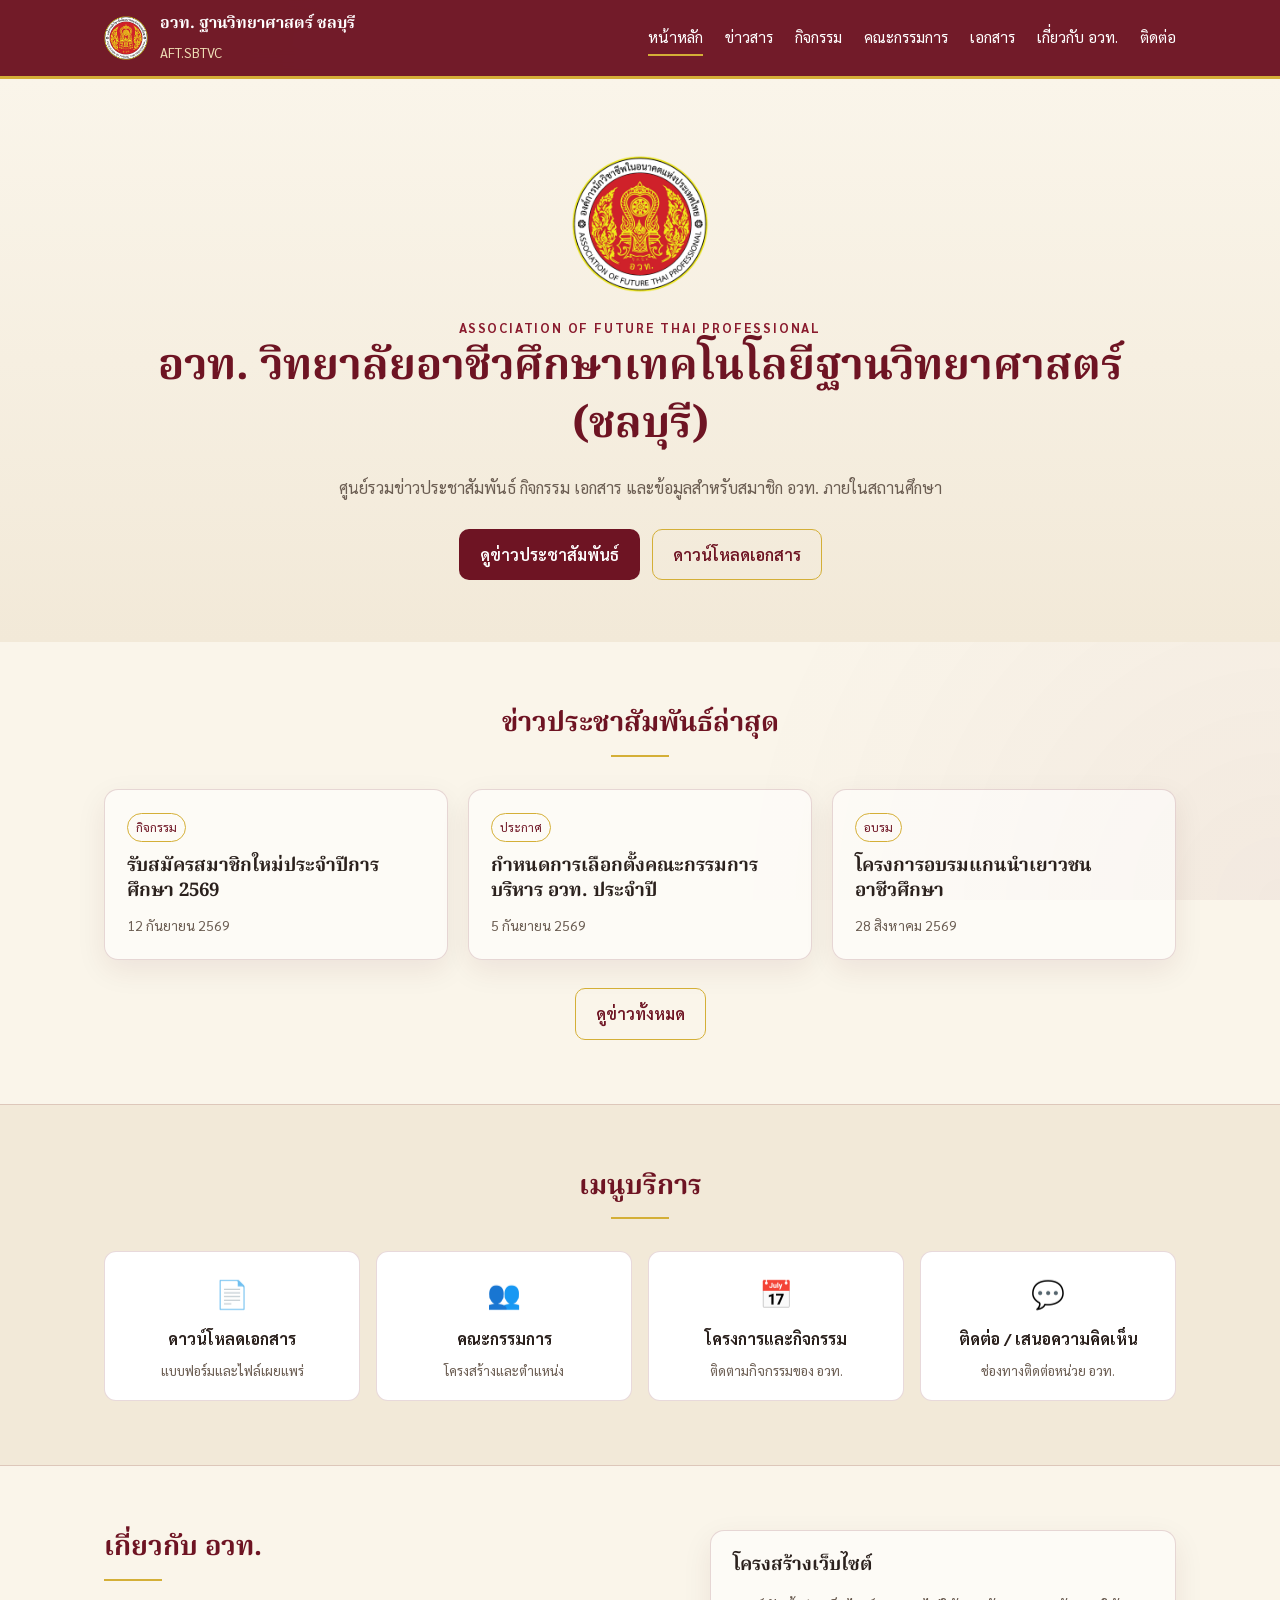
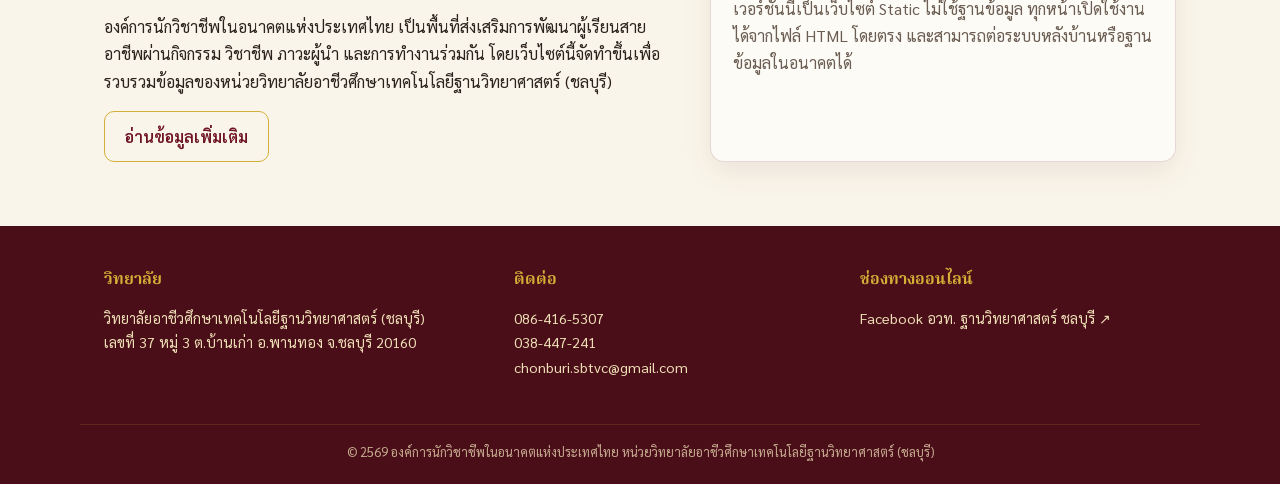
<file: index.html>
<!DOCTYPE html>
<html lang="th">
<head>
<meta charset="UTF-8">
<meta name="viewport" content="width=device-width, initial-scale=1.0">
<title>หน้าหลัก | อวท. ฐานวิทยาศาสตร์ ชลบุรี</title>
<meta name="description" content="ข่าวสาร กิจกรรม เอกสาร และข้อมูลขององค์การนักวิชาชีพในอนาคตแห่งประเทศไทย หน่วยวิทยาลัยอาชีวศึกษาเทคโนโลยีฐานวิทยาศาสตร์ ชลบุรี">
<meta name="theme-color" content="#6e1423">
<meta property="og:title" content="หน้าหลัก | อวท. ฐานวิทยาศาสตร์ ชลบุรี">
<meta property="og:description" content="ข่าวสาร กิจกรรม เอกสาร และข้อมูลขององค์การนักวิชาชีพในอนาคตแห่งประเทศไทย หน่วยวิทยาลัยอาชีวศึกษาเทคโนโลยีฐานวิทยาศาสตร์ ชลบุรี">
<meta property="og:type" content="website">
<link rel="icon" href="assets/aft_seal.png">
<link rel="preconnect" href="https://fonts.googleapis.com">
<link rel="preconnect" href="https://fonts.gstatic.com" crossorigin>
<link href="https://fonts.googleapis.com/css2?family=Noto+Serif+Thai:wght@400;500;600;700&family=Sarabun:wght@300;400;500;600;700&display=swap" rel="stylesheet">
<link rel="stylesheet" href="css/style.css">
<script src="js/main.js" defer></script>
</head>
<body>
<a class="skip-link" href="#main">ข้ามไปยังเนื้อหา</a>
<header class="site-header">
  <div class="nav-row">
    <a class="brand" href="index.html" aria-label="กลับหน้าหลัก">
      <img src="assets/aft_seal.png" alt="ตราสัญลักษณ์ อวท.">
      <span><strong>อวท. ฐานวิทยาศาสตร์ ชลบุรี</strong><small>AFT.SBTVC</small></span>
    </a>
    <button class="nav-toggle" type="button" aria-label="เปิดเมนู" aria-expanded="false">☰</button>
    <nav class="nav" aria-label="เมนูหลัก"><a href="index.html" class="active">หน้าหลัก</a><a href="news.html" class="">ข่าวสาร</a><a href="activities.html" class="">กิจกรรม</a><a href="committee.html" class="">คณะกรรมการ</a><a href="documents.html" class="">เอกสาร</a><a href="about.html" class="">เกี่ยวกับ อวท.</a><a href="contact.html" class="">ติดต่อ</a></nav>
  </div>
</header>
<main id="main">
<section class="hero"><div class="wrap"><img class="hero-logo" src="assets/aft_seal.png" alt="ตราสัญลักษณ์องค์การนักวิชาชีพในอนาคตแห่งประเทศไทย"><div class="kicker">ASSOCIATION OF FUTURE THAI PROFESSIONAL</div><h1>อวท. วิทยาลัยอาชีวศึกษาเทคโนโลยีฐานวิทยาศาสตร์ (ชลบุรี)</h1><p>ศูนย์รวมข่าวประชาสัมพันธ์ กิจกรรม เอกสาร และข้อมูลสำหรับสมาชิก อวท. ภายในสถานศึกษา</p><div class="cta"><a class="btn btn-primary" href="news.html">ดูข่าวประชาสัมพันธ์</a><a class="btn btn-outline" href="documents.html">ดาวน์โหลดเอกสาร</a></div></div></section>
<section class="section"><div class="wrap"><div class="section-head"><h2>ข่าวประชาสัมพันธ์ล่าสุด</h2><div class="rule"></div></div><div class="grid-3">
<article class="card"><span class="tag">กิจกรรม</span><h3>รับสมัครสมาชิกใหม่ประจำปีการศึกษา 2569</h3><div class="meta">12 กันยายน 2569</div></article>
<article class="card"><span class="tag">ประกาศ</span><h3>กำหนดการเลือกตั้งคณะกรรมการบริหาร อวท. ประจำปี</h3><div class="meta">5 กันยายน 2569</div></article>
<article class="card"><span class="tag">อบรม</span><h3>โครงการอบรมแกนนำเยาวชนอาชีวศึกษา</h3><div class="meta">28 สิงหาคม 2569</div></article>
</div><div class="cta"><a class="btn btn-outline" href="news.html">ดูข่าวทั้งหมด</a></div></div></section>
<section class="section alt"><div class="wrap"><div class="section-head"><h2>เมนูบริการ</h2><div class="rule"></div></div><div class="grid-4">
<a class="service" href="documents.html"><span class="icon">📄</span><strong>ดาวน์โหลดเอกสาร</strong><small>แบบฟอร์มและไฟล์เผยแพร่</small></a>
<a class="service" href="committee.html"><span class="icon">👥</span><strong>คณะกรรมการ</strong><small>โครงสร้างและตำแหน่ง</small></a>
<a class="service" href="activities.html"><span class="icon">📅</span><strong>โครงการและกิจกรรม</strong><small>ติดตามกิจกรรมของ อวท.</small></a>
<a class="service" href="contact.html"><span class="icon">💬</span><strong>ติดต่อ / เสนอความคิดเห็น</strong><small>ช่องทางติดต่อหน่วย อวท.</small></a>
</div></div></section>
<section class="section"><div class="wrap split"><div><div class="section-head" style="text-align:left"><h2>เกี่ยวกับ อวท.</h2><div class="rule" style="margin-left:0"></div></div><p>องค์การนักวิชาชีพในอนาคตแห่งประเทศไทย เป็นพื้นที่ส่งเสริมการพัฒนาผู้เรียนสายอาชีพผ่านกิจกรรม วิชาชีพ ภาวะผู้นำ และการทำงานร่วมกัน โดยเว็บไซต์นี้จัดทำขึ้นเพื่อรวบรวมข้อมูลของหน่วยวิทยาลัยอาชีวศึกษาเทคโนโลยีฐานวิทยาศาสตร์ (ชลบุรี)</p><a class="btn btn-outline" href="about.html">อ่านข้อมูลเพิ่มเติม</a></div><div class="card"><h3>โครงสร้างเว็บไซต์</h3><p class="muted">เวอร์ชันนี้เป็นเว็บไซต์ Static ไม่ใช้ฐานข้อมูล ทุกหน้าเปิดใช้งานได้จากไฟล์ HTML โดยตรง และสามารถต่อระบบหลังบ้านหรือฐานข้อมูลในอนาคตได้</p></div></div></section>
</main>
<footer class="site-footer">
  <div class="wrap footer-grid">
    <section><h4>วิทยาลัย</h4><p>วิทยาลัยอาชีวศึกษาเทคโนโลยีฐานวิทยาศาสตร์ (ชลบุรี)<br>เลขที่ 37 หมู่ 3 ต.บ้านเก่า อ.พานทอง จ.ชลบุรี 20160</p></section>
    <section><h4>ติดต่อ</h4><p><a href="tel:0864165307">086-416-5307</a><br><a href="tel:038447241">038-447-241</a><br><a href="mailto:chonburi.sbtvc@gmail.com">chonburi.sbtvc@gmail.com</a></p></section>
    <section><h4>ช่องทางออนไลน์</h4><p><a href="https://www.facebook.com/AFTP.SCI.BASED?locale=th_TH" target="_blank" rel="noopener">Facebook อวท. ฐานวิทยาศาสตร์ ชลบุรี ↗</a></p></section>
  </div>
  <div class="wrap footer-bottom">© <span data-year></span> องค์การนักวิชาชีพในอนาคตแห่งประเทศไทย หน่วยวิทยาลัยอาชีวศึกษาเทคโนโลยีฐานวิทยาศาสตร์ (ชลบุรี)</div>
</footer>
</body></html>
</file>
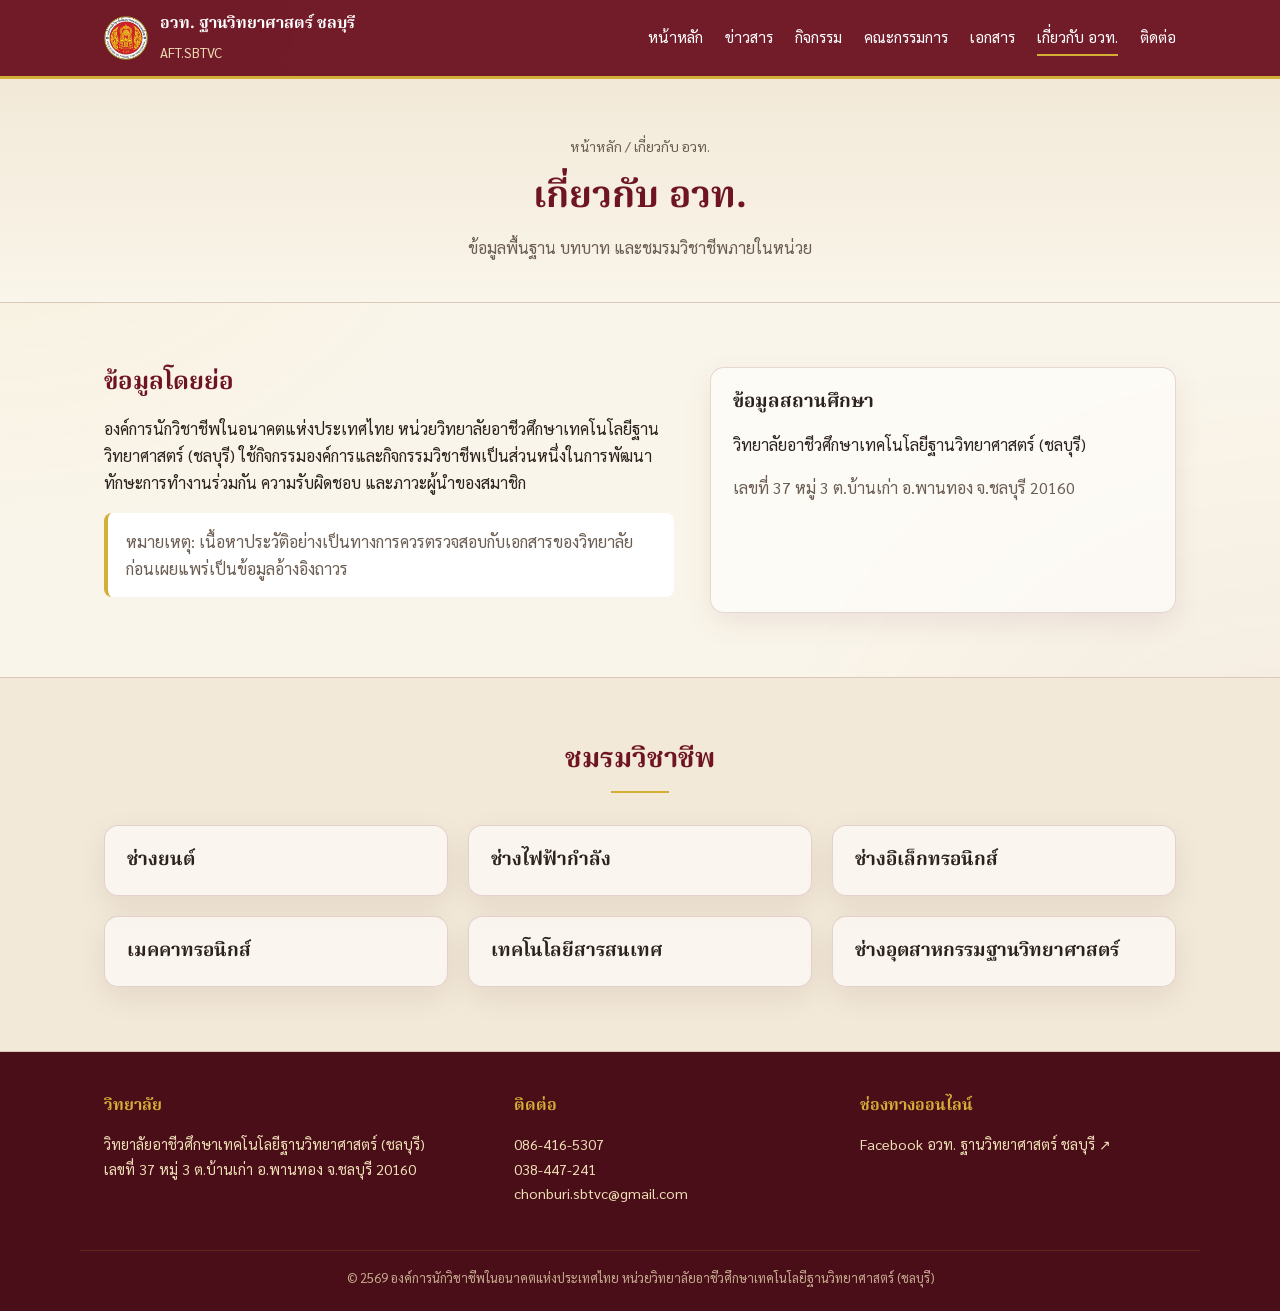
<file: about.html>
<!DOCTYPE html>
<html lang="th">
<head>
<meta charset="UTF-8">
<meta name="viewport" content="width=device-width, initial-scale=1.0">
<title>เกี่ยวกับ อวท. | อวท. ฐานวิทยาศาสตร์ ชลบุรี</title>
<meta name="description" content="ข้อมูลเกี่ยวกับ อวท. หน่วยวิทยาลัยอาชีวศึกษาเทคโนโลยีฐานวิทยาศาสตร์ ชลบุรี">
<meta name="theme-color" content="#6e1423">
<meta property="og:title" content="เกี่ยวกับ อวท. | อวท. ฐานวิทยาศาสตร์ ชลบุรี">
<meta property="og:description" content="ข้อมูลเกี่ยวกับ อวท. หน่วยวิทยาลัยอาชีวศึกษาเทคโนโลยีฐานวิทยาศาสตร์ ชลบุรี">
<meta property="og:type" content="website">
<link rel="icon" href="assets/aft_seal.png">
<link rel="preconnect" href="https://fonts.googleapis.com">
<link rel="preconnect" href="https://fonts.gstatic.com" crossorigin>
<link href="https://fonts.googleapis.com/css2?family=Noto+Serif+Thai:wght@400;500;600;700&family=Sarabun:wght@300;400;500;600;700&display=swap" rel="stylesheet">
<link rel="stylesheet" href="css/style.css">
<script src="js/main.js" defer></script>
</head>
<body>
<a class="skip-link" href="#main">ข้ามไปยังเนื้อหา</a>
<header class="site-header">
  <div class="nav-row">
    <a class="brand" href="index.html" aria-label="กลับหน้าหลัก">
      <img src="assets/aft_seal.png" alt="ตราสัญลักษณ์ อวท.">
      <span><strong>อวท. ฐานวิทยาศาสตร์ ชลบุรี</strong><small>AFT.SBTVC</small></span>
    </a>
    <button class="nav-toggle" type="button" aria-label="เปิดเมนู" aria-expanded="false">☰</button>
    <nav class="nav" aria-label="เมนูหลัก"><a href="index.html" class="">หน้าหลัก</a><a href="news.html" class="">ข่าวสาร</a><a href="activities.html" class="">กิจกรรม</a><a href="committee.html" class="">คณะกรรมการ</a><a href="documents.html" class="">เอกสาร</a><a href="about.html" class="active">เกี่ยวกับ อวท.</a><a href="contact.html" class="">ติดต่อ</a></nav>
  </div>
</header>
<main id="main"><section class="page-hero"><div class="wrap"><div class="breadcrumbs"><a href="index.html">หน้าหลัก</a> / เกี่ยวกับ อวท.</div><h1>เกี่ยวกับ อวท.</h1><p>ข้อมูลพื้นฐาน บทบาท และชมรมวิชาชีพภายในหน่วย</p></div></section>
<section class="section"><div class="wrap split"><article><h2>ข้อมูลโดยย่อ</h2><p>องค์การนักวิชาชีพในอนาคตแห่งประเทศไทย หน่วยวิทยาลัยอาชีวศึกษาเทคโนโลยีฐานวิทยาศาสตร์ (ชลบุรี) ใช้กิจกรรมองค์การและกิจกรรมวิชาชีพเป็นส่วนหนึ่งในการพัฒนาทักษะการทำงานร่วมกัน ความรับผิดชอบ และภาวะผู้นำของสมาชิก</p><p class="notice">หมายเหตุ: เนื้อหาประวัติอย่างเป็นทางการควรตรวจสอบกับเอกสารของวิทยาลัยก่อนเผยแพร่เป็นข้อมูลอ้างอิงถาวร</p></article><aside class="card"><h3>ข้อมูลสถานศึกษา</h3><p>วิทยาลัยอาชีวศึกษาเทคโนโลยีฐานวิทยาศาสตร์ (ชลบุรี)</p><p class="muted">เลขที่ 37 หมู่ 3 ต.บ้านเก่า อ.พานทอง จ.ชลบุรี 20160</p></aside></div></section>
<section class="section alt"><div class="wrap"><div class="section-head"><h2>ชมรมวิชาชีพ</h2><div class="rule"></div></div><div class="grid-3"><div class="card"><h3>ช่างยนต์</h3></div><div class="card"><h3>ช่างไฟฟ้ากำลัง</h3></div><div class="card"><h3>ช่างอิเล็กทรอนิกส์</h3></div><div class="card"><h3>เมคคาทรอนิกส์</h3></div><div class="card"><h3>เทคโนโลยีสารสนเทศ</h3></div><div class="card"><h3>ช่างอุตสาหกรรมฐานวิทยาศาสตร์</h3></div></div></div></section>
</main>
<footer class="site-footer">
  <div class="wrap footer-grid">
    <section><h4>วิทยาลัย</h4><p>วิทยาลัยอาชีวศึกษาเทคโนโลยีฐานวิทยาศาสตร์ (ชลบุรี)<br>เลขที่ 37 หมู่ 3 ต.บ้านเก่า อ.พานทอง จ.ชลบุรี 20160</p></section>
    <section><h4>ติดต่อ</h4><p><a href="tel:0864165307">086-416-5307</a><br><a href="tel:038447241">038-447-241</a><br><a href="mailto:chonburi.sbtvc@gmail.com">chonburi.sbtvc@gmail.com</a></p></section>
    <section><h4>ช่องทางออนไลน์</h4><p><a href="https://www.facebook.com/AFTP.SCI.BASED?locale=th_TH" target="_blank" rel="noopener">Facebook อวท. ฐานวิทยาศาสตร์ ชลบุรี ↗</a></p></section>
  </div>
  <div class="wrap footer-bottom">© <span data-year></span> องค์การนักวิชาชีพในอนาคตแห่งประเทศไทย หน่วยวิทยาลัยอาชีวศึกษาเทคโนโลยีฐานวิทยาศาสตร์ (ชลบุรี)</div>
</footer>
</body></html>
</file>
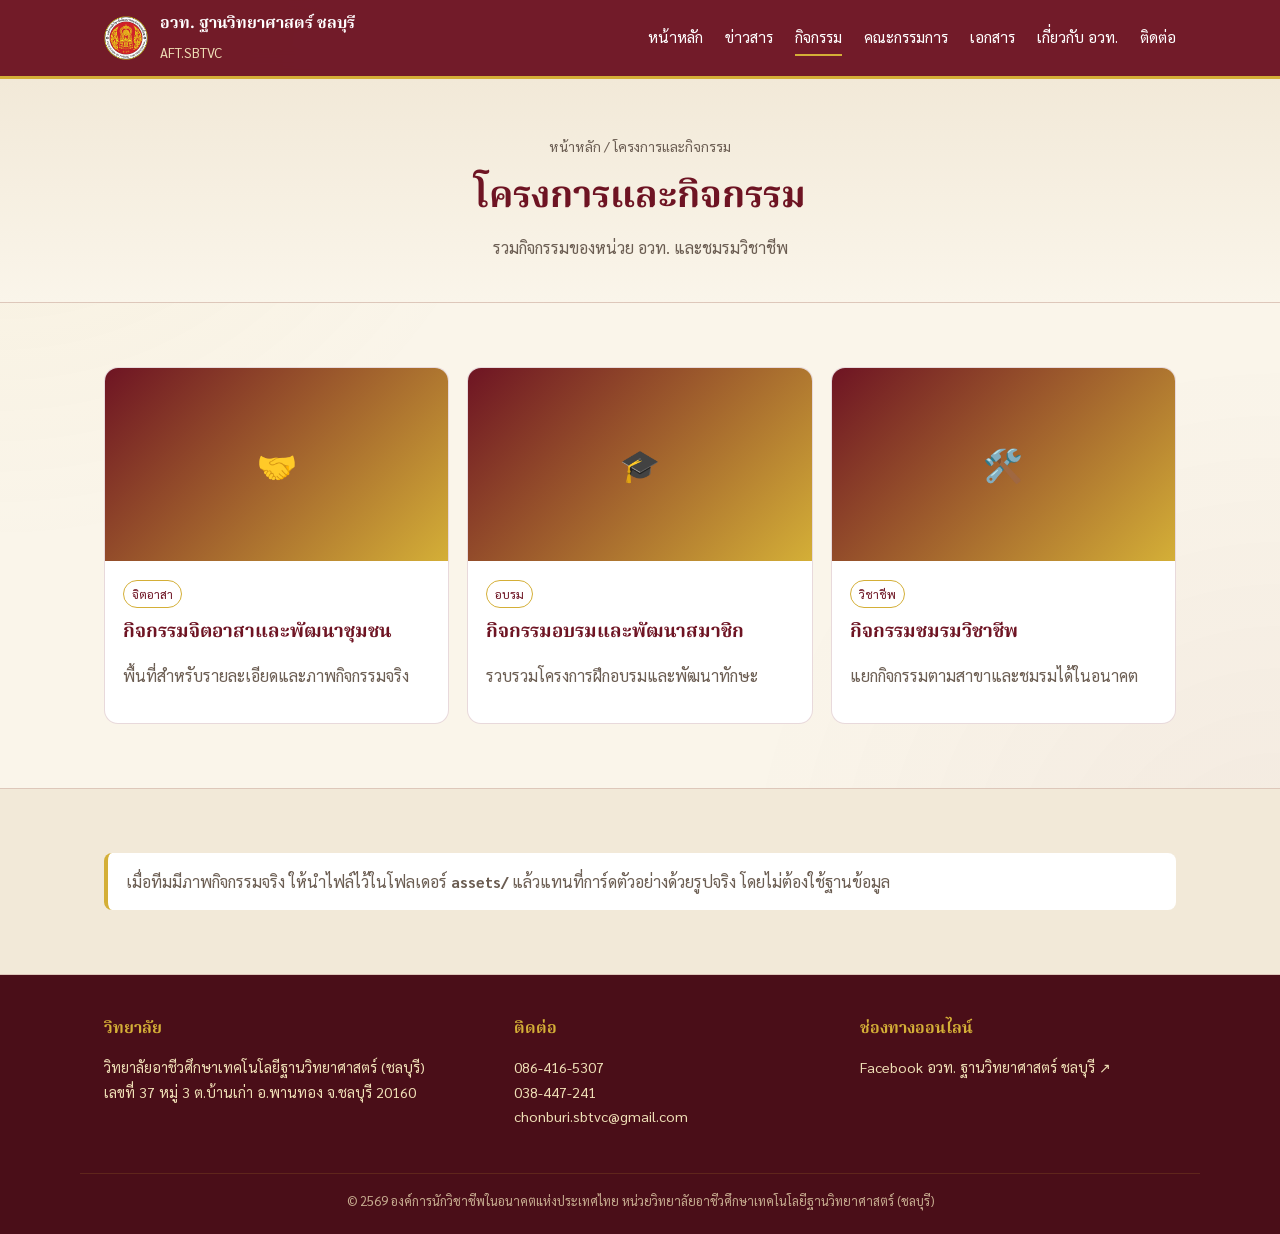
<file: activities.html>
<!DOCTYPE html>
<html lang="th">
<head>
<meta charset="UTF-8">
<meta name="viewport" content="width=device-width, initial-scale=1.0">
<title>กิจกรรม | อวท. ฐานวิทยาศาสตร์ ชลบุรี</title>
<meta name="description" content="โครงการและกิจกรรมของ อวท. ฐานวิทยาศาสตร์ ชลบุรี">
<meta name="theme-color" content="#6e1423">
<meta property="og:title" content="กิจกรรม | อวท. ฐานวิทยาศาสตร์ ชลบุรี">
<meta property="og:description" content="โครงการและกิจกรรมของ อวท. ฐานวิทยาศาสตร์ ชลบุรี">
<meta property="og:type" content="website">
<link rel="icon" href="assets/aft_seal.png">
<link rel="preconnect" href="https://fonts.googleapis.com">
<link rel="preconnect" href="https://fonts.gstatic.com" crossorigin>
<link href="https://fonts.googleapis.com/css2?family=Noto+Serif+Thai:wght@400;500;600;700&family=Sarabun:wght@300;400;500;600;700&display=swap" rel="stylesheet">
<link rel="stylesheet" href="css/style.css">
<script src="js/main.js" defer></script>
</head>
<body>
<a class="skip-link" href="#main">ข้ามไปยังเนื้อหา</a>
<header class="site-header">
  <div class="nav-row">
    <a class="brand" href="index.html" aria-label="กลับหน้าหลัก">
      <img src="assets/aft_seal.png" alt="ตราสัญลักษณ์ อวท.">
      <span><strong>อวท. ฐานวิทยาศาสตร์ ชลบุรี</strong><small>AFT.SBTVC</small></span>
    </a>
    <button class="nav-toggle" type="button" aria-label="เปิดเมนู" aria-expanded="false">☰</button>
    <nav class="nav" aria-label="เมนูหลัก"><a href="index.html" class="">หน้าหลัก</a><a href="news.html" class="">ข่าวสาร</a><a href="activities.html" class="active">กิจกรรม</a><a href="committee.html" class="">คณะกรรมการ</a><a href="documents.html" class="">เอกสาร</a><a href="about.html" class="">เกี่ยวกับ อวท.</a><a href="contact.html" class="">ติดต่อ</a></nav>
  </div>
</header>
<main id="main"><section class="page-hero"><div class="wrap"><div class="breadcrumbs"><a href="index.html">หน้าหลัก</a> / โครงการและกิจกรรม</div><h1>โครงการและกิจกรรม</h1><p>รวมกิจกรรมของหน่วย อวท. และชมรมวิชาชีพ</p></div></section>
<section class="section"><div class="wrap"><div class="gallery">
<article class="gallery-card"><div class="gallery-cover">🤝</div><div class="body"><span class="tag">จิตอาสา</span><h3>กิจกรรมจิตอาสาและพัฒนาชุมชน</h3><p class="muted">พื้นที่สำหรับรายละเอียดและภาพกิจกรรมจริง</p></div></article>
<article class="gallery-card"><div class="gallery-cover">🎓</div><div class="body"><span class="tag">อบรม</span><h3>กิจกรรมอบรมและพัฒนาสมาชิก</h3><p class="muted">รวบรวมโครงการฝึกอบรมและพัฒนาทักษะ</p></div></article>
<article class="gallery-card"><div class="gallery-cover">🛠️</div><div class="body"><span class="tag">วิชาชีพ</span><h3>กิจกรรมชมรมวิชาชีพ</h3><p class="muted">แยกกิจกรรมตามสาขาและชมรมได้ในอนาคต</p></div></article>
</div></div></section>
<section class="section alt"><div class="wrap"><div class="notice">เมื่อทีมมีภาพกิจกรรมจริง ให้นำไฟล์ไว้ในโฟลเดอร์ <strong>assets/</strong> แล้วแทนที่การ์ดตัวอย่างด้วยรูปจริง โดยไม่ต้องใช้ฐานข้อมูล</div></div></section>
</main>
<footer class="site-footer">
  <div class="wrap footer-grid">
    <section><h4>วิทยาลัย</h4><p>วิทยาลัยอาชีวศึกษาเทคโนโลยีฐานวิทยาศาสตร์ (ชลบุรี)<br>เลขที่ 37 หมู่ 3 ต.บ้านเก่า อ.พานทอง จ.ชลบุรี 20160</p></section>
    <section><h4>ติดต่อ</h4><p><a href="tel:0864165307">086-416-5307</a><br><a href="tel:038447241">038-447-241</a><br><a href="mailto:chonburi.sbtvc@gmail.com">chonburi.sbtvc@gmail.com</a></p></section>
    <section><h4>ช่องทางออนไลน์</h4><p><a href="https://www.facebook.com/AFTP.SCI.BASED?locale=th_TH" target="_blank" rel="noopener">Facebook อวท. ฐานวิทยาศาสตร์ ชลบุรี ↗</a></p></section>
  </div>
  <div class="wrap footer-bottom">© <span data-year></span> องค์การนักวิชาชีพในอนาคตแห่งประเทศไทย หน่วยวิทยาลัยอาชีวศึกษาเทคโนโลยีฐานวิทยาศาสตร์ (ชลบุรี)</div>
</footer>
</body></html>
</file>
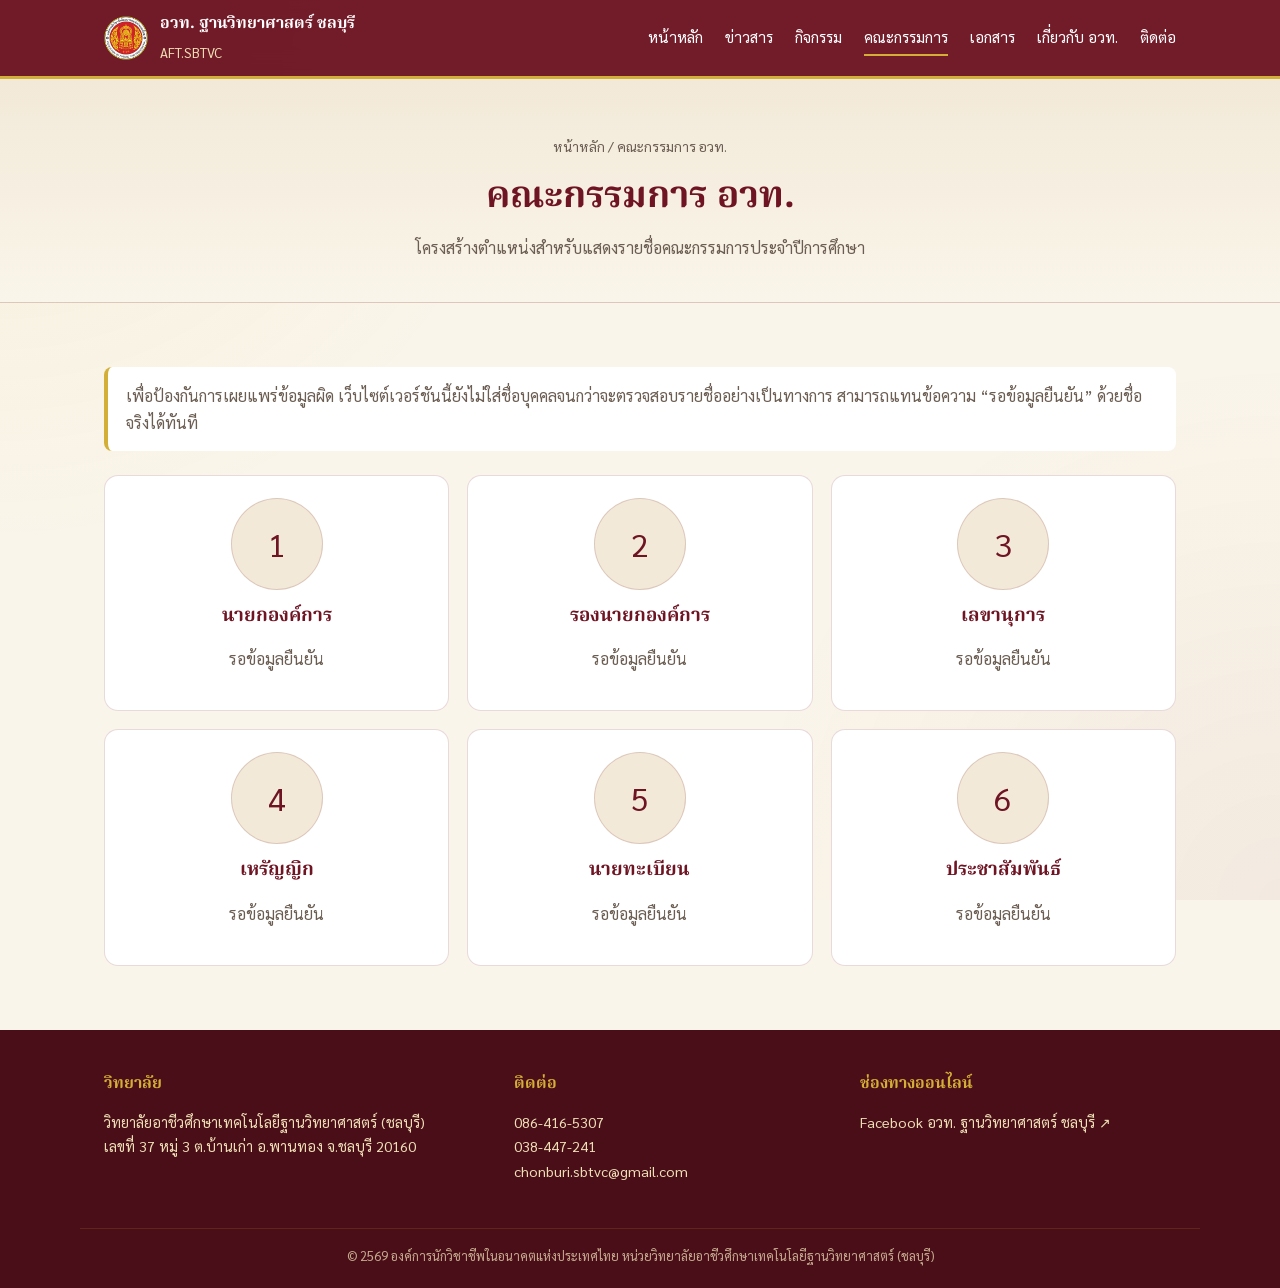
<file: committee.html>
<!DOCTYPE html>
<html lang="th">
<head>
<meta charset="UTF-8">
<meta name="viewport" content="width=device-width, initial-scale=1.0">
<title>คณะกรรมการ | อวท. ฐานวิทยาศาสตร์ ชลบุรี</title>
<meta name="description" content="ข้อมูลคณะกรรมการ อวท. ฐานวิทยาศาสตร์ ชลบุรี">
<meta name="theme-color" content="#6e1423">
<meta property="og:title" content="คณะกรรมการ | อวท. ฐานวิทยาศาสตร์ ชลบุรี">
<meta property="og:description" content="ข้อมูลคณะกรรมการ อวท. ฐานวิทยาศาสตร์ ชลบุรี">
<meta property="og:type" content="website">
<link rel="icon" href="assets/aft_seal.png">
<link rel="preconnect" href="https://fonts.googleapis.com">
<link rel="preconnect" href="https://fonts.gstatic.com" crossorigin>
<link href="https://fonts.googleapis.com/css2?family=Noto+Serif+Thai:wght@400;500;600;700&family=Sarabun:wght@300;400;500;600;700&display=swap" rel="stylesheet">
<link rel="stylesheet" href="css/style.css">
<script src="js/main.js" defer></script>
</head>
<body>
<a class="skip-link" href="#main">ข้ามไปยังเนื้อหา</a>
<header class="site-header">
  <div class="nav-row">
    <a class="brand" href="index.html" aria-label="กลับหน้าหลัก">
      <img src="assets/aft_seal.png" alt="ตราสัญลักษณ์ อวท.">
      <span><strong>อวท. ฐานวิทยาศาสตร์ ชลบุรี</strong><small>AFT.SBTVC</small></span>
    </a>
    <button class="nav-toggle" type="button" aria-label="เปิดเมนู" aria-expanded="false">☰</button>
    <nav class="nav" aria-label="เมนูหลัก"><a href="index.html" class="">หน้าหลัก</a><a href="news.html" class="">ข่าวสาร</a><a href="activities.html" class="">กิจกรรม</a><a href="committee.html" class="active">คณะกรรมการ</a><a href="documents.html" class="">เอกสาร</a><a href="about.html" class="">เกี่ยวกับ อวท.</a><a href="contact.html" class="">ติดต่อ</a></nav>
  </div>
</header>
<main id="main"><section class="page-hero"><div class="wrap"><div class="breadcrumbs"><a href="index.html">หน้าหลัก</a> / คณะกรรมการ อวท.</div><h1>คณะกรรมการ อวท.</h1><p>โครงสร้างตำแหน่งสำหรับแสดงรายชื่อคณะกรรมการประจำปีการศึกษา</p></div></section>
<section class="section"><div class="wrap"><div class="notice" style="margin-bottom:24px">เพื่อป้องกันการเผยแพร่ข้อมูลผิด เว็บไซต์เวอร์ชันนี้ยังไม่ใส่ชื่อบุคคลจนกว่าจะตรวจสอบรายชื่ออย่างเป็นทางการ สามารถแทนข้อความ “รอข้อมูลยืนยัน” ด้วยชื่อจริงได้ทันที</div><div class="profile-grid">
<div class="profile"><div class="avatar">1</div><h3>นายกองค์การ</h3><p class="muted">รอข้อมูลยืนยัน</p></div>
<div class="profile"><div class="avatar">2</div><h3>รองนายกองค์การ</h3><p class="muted">รอข้อมูลยืนยัน</p></div>
<div class="profile"><div class="avatar">3</div><h3>เลขานุการ</h3><p class="muted">รอข้อมูลยืนยัน</p></div>
<div class="profile"><div class="avatar">4</div><h3>เหรัญญิก</h3><p class="muted">รอข้อมูลยืนยัน</p></div>
<div class="profile"><div class="avatar">5</div><h3>นายทะเบียน</h3><p class="muted">รอข้อมูลยืนยัน</p></div>
<div class="profile"><div class="avatar">6</div><h3>ประชาสัมพันธ์</h3><p class="muted">รอข้อมูลยืนยัน</p></div>
</div></div></section>
</main>
<footer class="site-footer">
  <div class="wrap footer-grid">
    <section><h4>วิทยาลัย</h4><p>วิทยาลัยอาชีวศึกษาเทคโนโลยีฐานวิทยาศาสตร์ (ชลบุรี)<br>เลขที่ 37 หมู่ 3 ต.บ้านเก่า อ.พานทอง จ.ชลบุรี 20160</p></section>
    <section><h4>ติดต่อ</h4><p><a href="tel:0864165307">086-416-5307</a><br><a href="tel:038447241">038-447-241</a><br><a href="mailto:chonburi.sbtvc@gmail.com">chonburi.sbtvc@gmail.com</a></p></section>
    <section><h4>ช่องทางออนไลน์</h4><p><a href="https://www.facebook.com/AFTP.SCI.BASED?locale=th_TH" target="_blank" rel="noopener">Facebook อวท. ฐานวิทยาศาสตร์ ชลบุรี ↗</a></p></section>
  </div>
  <div class="wrap footer-bottom">© <span data-year></span> องค์การนักวิชาชีพในอนาคตแห่งประเทศไทย หน่วยวิทยาลัยอาชีวศึกษาเทคโนโลยีฐานวิทยาศาสตร์ (ชลบุรี)</div>
</footer>
</body></html>
</file>
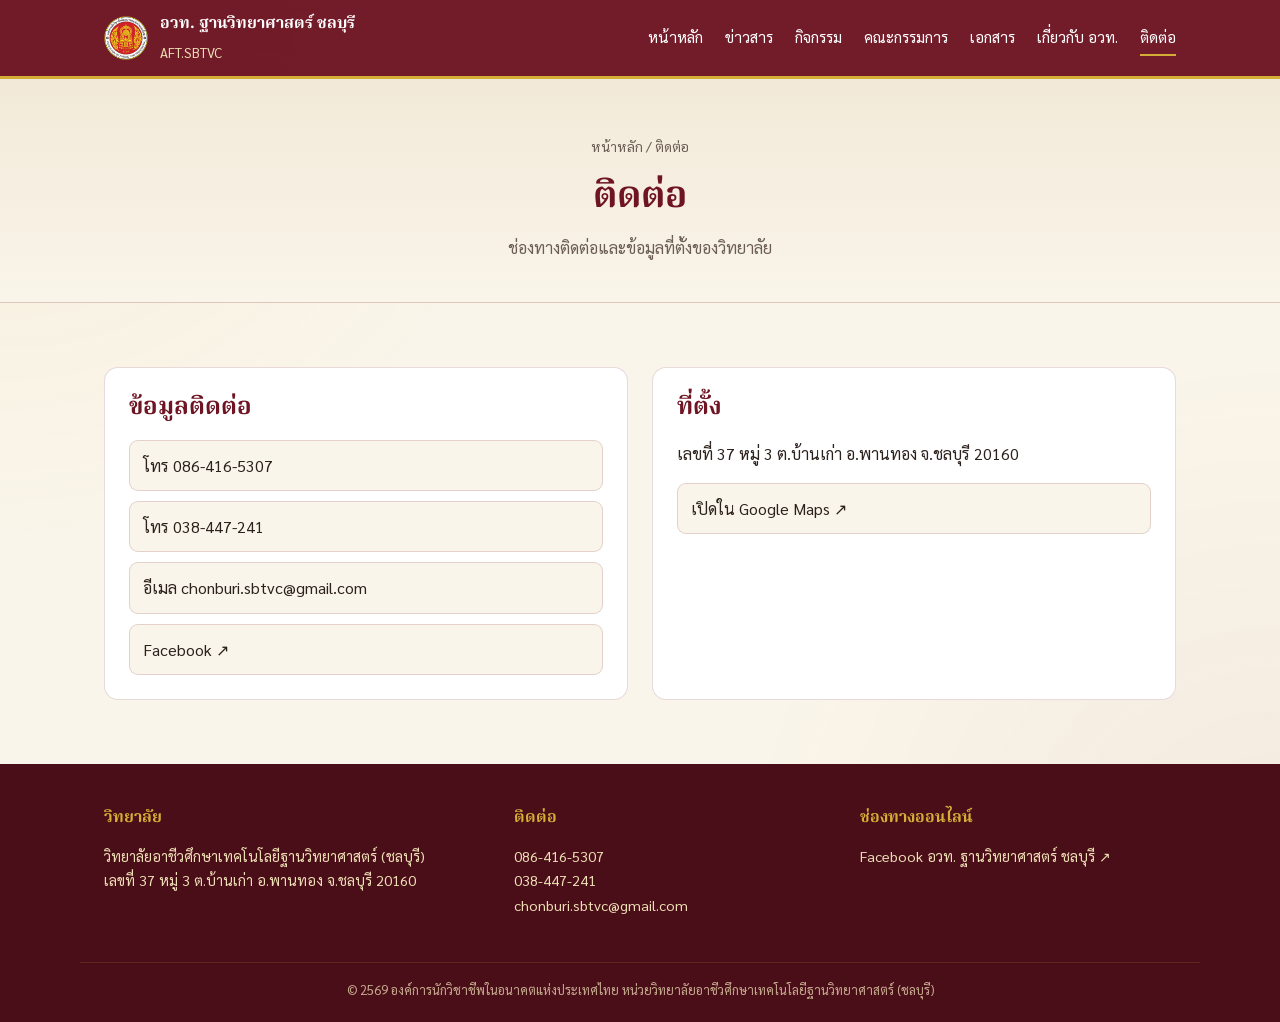
<file: contact.html>
<!DOCTYPE html>
<html lang="th">
<head>
<meta charset="UTF-8">
<meta name="viewport" content="width=device-width, initial-scale=1.0">
<title>ติดต่อ | อวท. ฐานวิทยาศาสตร์ ชลบุรี</title>
<meta name="description" content="ช่องทางติดต่อ อวท. ฐานวิทยาศาสตร์ ชลบุรี">
<meta name="theme-color" content="#6e1423">
<meta property="og:title" content="ติดต่อ | อวท. ฐานวิทยาศาสตร์ ชลบุรี">
<meta property="og:description" content="ช่องทางติดต่อ อวท. ฐานวิทยาศาสตร์ ชลบุรี">
<meta property="og:type" content="website">
<link rel="icon" href="assets/aft_seal.png">
<link rel="preconnect" href="https://fonts.googleapis.com">
<link rel="preconnect" href="https://fonts.gstatic.com" crossorigin>
<link href="https://fonts.googleapis.com/css2?family=Noto+Serif+Thai:wght@400;500;600;700&family=Sarabun:wght@300;400;500;600;700&display=swap" rel="stylesheet">
<link rel="stylesheet" href="css/style.css">
<script src="js/main.js" defer></script>
</head>
<body>
<a class="skip-link" href="#main">ข้ามไปยังเนื้อหา</a>
<header class="site-header">
  <div class="nav-row">
    <a class="brand" href="index.html" aria-label="กลับหน้าหลัก">
      <img src="assets/aft_seal.png" alt="ตราสัญลักษณ์ อวท.">
      <span><strong>อวท. ฐานวิทยาศาสตร์ ชลบุรี</strong><small>AFT.SBTVC</small></span>
    </a>
    <button class="nav-toggle" type="button" aria-label="เปิดเมนู" aria-expanded="false">☰</button>
    <nav class="nav" aria-label="เมนูหลัก"><a href="index.html" class="">หน้าหลัก</a><a href="news.html" class="">ข่าวสาร</a><a href="activities.html" class="">กิจกรรม</a><a href="committee.html" class="">คณะกรรมการ</a><a href="documents.html" class="">เอกสาร</a><a href="about.html" class="">เกี่ยวกับ อวท.</a><a href="contact.html" class="active">ติดต่อ</a></nav>
  </div>
</header>
<main id="main"><section class="page-hero"><div class="wrap"><div class="breadcrumbs"><a href="index.html">หน้าหลัก</a> / ติดต่อ</div><h1>ติดต่อ</h1><p>ช่องทางติดต่อและข้อมูลที่ตั้งของวิทยาลัย</p></div></section>
<section class="section"><div class="wrap contact-grid"><div class="contact-box"><h2>ข้อมูลติดต่อ</h2><div class="action-list"><a href="tel:0864165307">โทร 086-416-5307</a><a href="tel:038447241">โทร 038-447-241</a><a href="mailto:chonburi.sbtvc@gmail.com">อีเมล chonburi.sbtvc@gmail.com</a><a href="https://www.facebook.com/AFTP.SCI.BASED?locale=th_TH" target="_blank" rel="noopener">Facebook ↗</a></div></div><div class="contact-box"><h2>ที่ตั้ง</h2><p>เลขที่ 37 หมู่ 3 ต.บ้านเก่า อ.พานทอง จ.ชลบุรี 20160</p><div class="action-list"><a href="https://www.google.com/maps/search/?api=1&query=%E0%B8%A7%E0%B8%B4%E0%B8%97%E0%B8%A2%E0%B8%B2%E0%B8%A5%E0%B8%B1%E0%B8%A2%E0%B8%AD%E0%B8%B2%E0%B8%8A%E0%B8%B5%E0%B8%A7%E0%B8%A8%E0%B8%B6%E0%B8%81%E0%B8%A9%E0%B8%B2%E0%B9%80%E0%B8%97%E0%B8%84%E0%B9%82%E0%B8%99%E0%B9%82%E0%B8%A5%E0%B8%A2%E0%B8%B5%E0%B8%90%E0%B8%B2%E0%B8%99%E0%B8%A7%E0%B8%B4%E0%B8%97%E0%B8%A2%E0%B8%B2%E0%B8%A8%E0%B8%B2%E0%B8%AA%E0%B8%95%E0%B8%A3%E0%B9%8C%20%E0%B8%8A%E0%B8%A5%E0%B8%9A%E0%B8%B8%E0%B8%A3%E0%B8%B5" target="_blank" rel="noopener">เปิดใน Google Maps ↗</a></div></div></div></section>
</main>
<footer class="site-footer">
  <div class="wrap footer-grid">
    <section><h4>วิทยาลัย</h4><p>วิทยาลัยอาชีวศึกษาเทคโนโลยีฐานวิทยาศาสตร์ (ชลบุรี)<br>เลขที่ 37 หมู่ 3 ต.บ้านเก่า อ.พานทอง จ.ชลบุรี 20160</p></section>
    <section><h4>ติดต่อ</h4><p><a href="tel:0864165307">086-416-5307</a><br><a href="tel:038447241">038-447-241</a><br><a href="mailto:chonburi.sbtvc@gmail.com">chonburi.sbtvc@gmail.com</a></p></section>
    <section><h4>ช่องทางออนไลน์</h4><p><a href="https://www.facebook.com/AFTP.SCI.BASED?locale=th_TH" target="_blank" rel="noopener">Facebook อวท. ฐานวิทยาศาสตร์ ชลบุรี ↗</a></p></section>
  </div>
  <div class="wrap footer-bottom">© <span data-year></span> องค์การนักวิชาชีพในอนาคตแห่งประเทศไทย หน่วยวิทยาลัยอาชีวศึกษาเทคโนโลยีฐานวิทยาศาสตร์ (ชลบุรี)</div>
</footer>
</body></html>
</file>
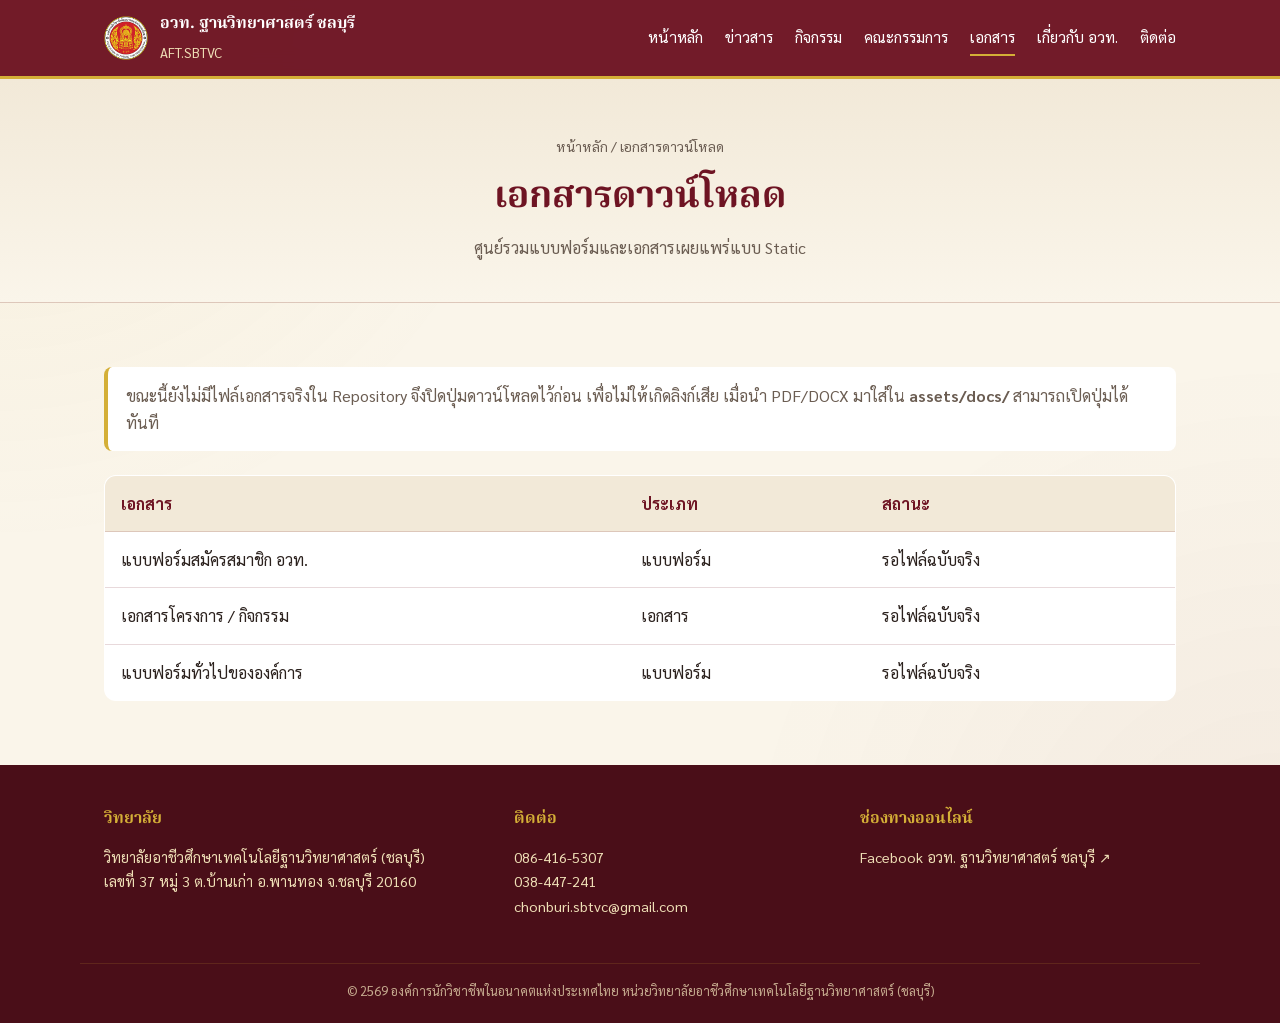
<file: documents.html>
<!DOCTYPE html>
<html lang="th">
<head>
<meta charset="UTF-8">
<meta name="viewport" content="width=device-width, initial-scale=1.0">
<title>เอกสารดาวน์โหลด | อวท. ฐานวิทยาศาสตร์ ชลบุรี</title>
<meta name="description" content="เอกสารและแบบฟอร์มของ อวท. ฐานวิทยาศาสตร์ ชลบุรี">
<meta name="theme-color" content="#6e1423">
<meta property="og:title" content="เอกสารดาวน์โหลด | อวท. ฐานวิทยาศาสตร์ ชลบุรี">
<meta property="og:description" content="เอกสารและแบบฟอร์มของ อวท. ฐานวิทยาศาสตร์ ชลบุรี">
<meta property="og:type" content="website">
<link rel="icon" href="assets/aft_seal.png">
<link rel="preconnect" href="https://fonts.googleapis.com">
<link rel="preconnect" href="https://fonts.gstatic.com" crossorigin>
<link href="https://fonts.googleapis.com/css2?family=Noto+Serif+Thai:wght@400;500;600;700&family=Sarabun:wght@300;400;500;600;700&display=swap" rel="stylesheet">
<link rel="stylesheet" href="css/style.css">
<script src="js/main.js" defer></script>
</head>
<body>
<a class="skip-link" href="#main">ข้ามไปยังเนื้อหา</a>
<header class="site-header">
  <div class="nav-row">
    <a class="brand" href="index.html" aria-label="กลับหน้าหลัก">
      <img src="assets/aft_seal.png" alt="ตราสัญลักษณ์ อวท.">
      <span><strong>อวท. ฐานวิทยาศาสตร์ ชลบุรี</strong><small>AFT.SBTVC</small></span>
    </a>
    <button class="nav-toggle" type="button" aria-label="เปิดเมนู" aria-expanded="false">☰</button>
    <nav class="nav" aria-label="เมนูหลัก"><a href="index.html" class="">หน้าหลัก</a><a href="news.html" class="">ข่าวสาร</a><a href="activities.html" class="">กิจกรรม</a><a href="committee.html" class="">คณะกรรมการ</a><a href="documents.html" class="active">เอกสาร</a><a href="about.html" class="">เกี่ยวกับ อวท.</a><a href="contact.html" class="">ติดต่อ</a></nav>
  </div>
</header>
<main id="main"><section class="page-hero"><div class="wrap"><div class="breadcrumbs"><a href="index.html">หน้าหลัก</a> / เอกสารดาวน์โหลด</div><h1>เอกสารดาวน์โหลด</h1><p>ศูนย์รวมแบบฟอร์มและเอกสารเผยแพร่แบบ Static</p></div></section>
<section class="section"><div class="wrap"><div class="notice" style="margin-bottom:24px">ขณะนี้ยังไม่มีไฟล์เอกสารจริงใน Repository จึงปิดปุ่มดาวน์โหลดไว้ก่อน เพื่อไม่ให้เกิดลิงก์เสีย เมื่อนำ PDF/DOCX มาใส่ใน <strong>assets/docs/</strong> สามารถเปิดปุ่มได้ทันที</div><table class="doc-table"><thead><tr><th>เอกสาร</th><th>ประเภท</th><th>สถานะ</th></tr></thead><tbody>
<tr><td>แบบฟอร์มสมัครสมาชิก อวท.</td><td>แบบฟอร์ม</td><td>รอไฟล์ฉบับจริง</td></tr>
<tr><td>เอกสารโครงการ / กิจกรรม</td><td>เอกสาร</td><td>รอไฟล์ฉบับจริง</td></tr>
<tr><td>แบบฟอร์มทั่วไปขององค์การ</td><td>แบบฟอร์ม</td><td>รอไฟล์ฉบับจริง</td></tr>
</tbody></table></div></section>
</main>
<footer class="site-footer">
  <div class="wrap footer-grid">
    <section><h4>วิทยาลัย</h4><p>วิทยาลัยอาชีวศึกษาเทคโนโลยีฐานวิทยาศาสตร์ (ชลบุรี)<br>เลขที่ 37 หมู่ 3 ต.บ้านเก่า อ.พานทอง จ.ชลบุรี 20160</p></section>
    <section><h4>ติดต่อ</h4><p><a href="tel:0864165307">086-416-5307</a><br><a href="tel:038447241">038-447-241</a><br><a href="mailto:chonburi.sbtvc@gmail.com">chonburi.sbtvc@gmail.com</a></p></section>
    <section><h4>ช่องทางออนไลน์</h4><p><a href="https://www.facebook.com/AFTP.SCI.BASED?locale=th_TH" target="_blank" rel="noopener">Facebook อวท. ฐานวิทยาศาสตร์ ชลบุรี ↗</a></p></section>
  </div>
  <div class="wrap footer-bottom">© <span data-year></span> องค์การนักวิชาชีพในอนาคตแห่งประเทศไทย หน่วยวิทยาลัยอาชีวศึกษาเทคโนโลยีฐานวิทยาศาสตร์ (ชลบุรี)</div>
</footer>
</body></html>
</file>
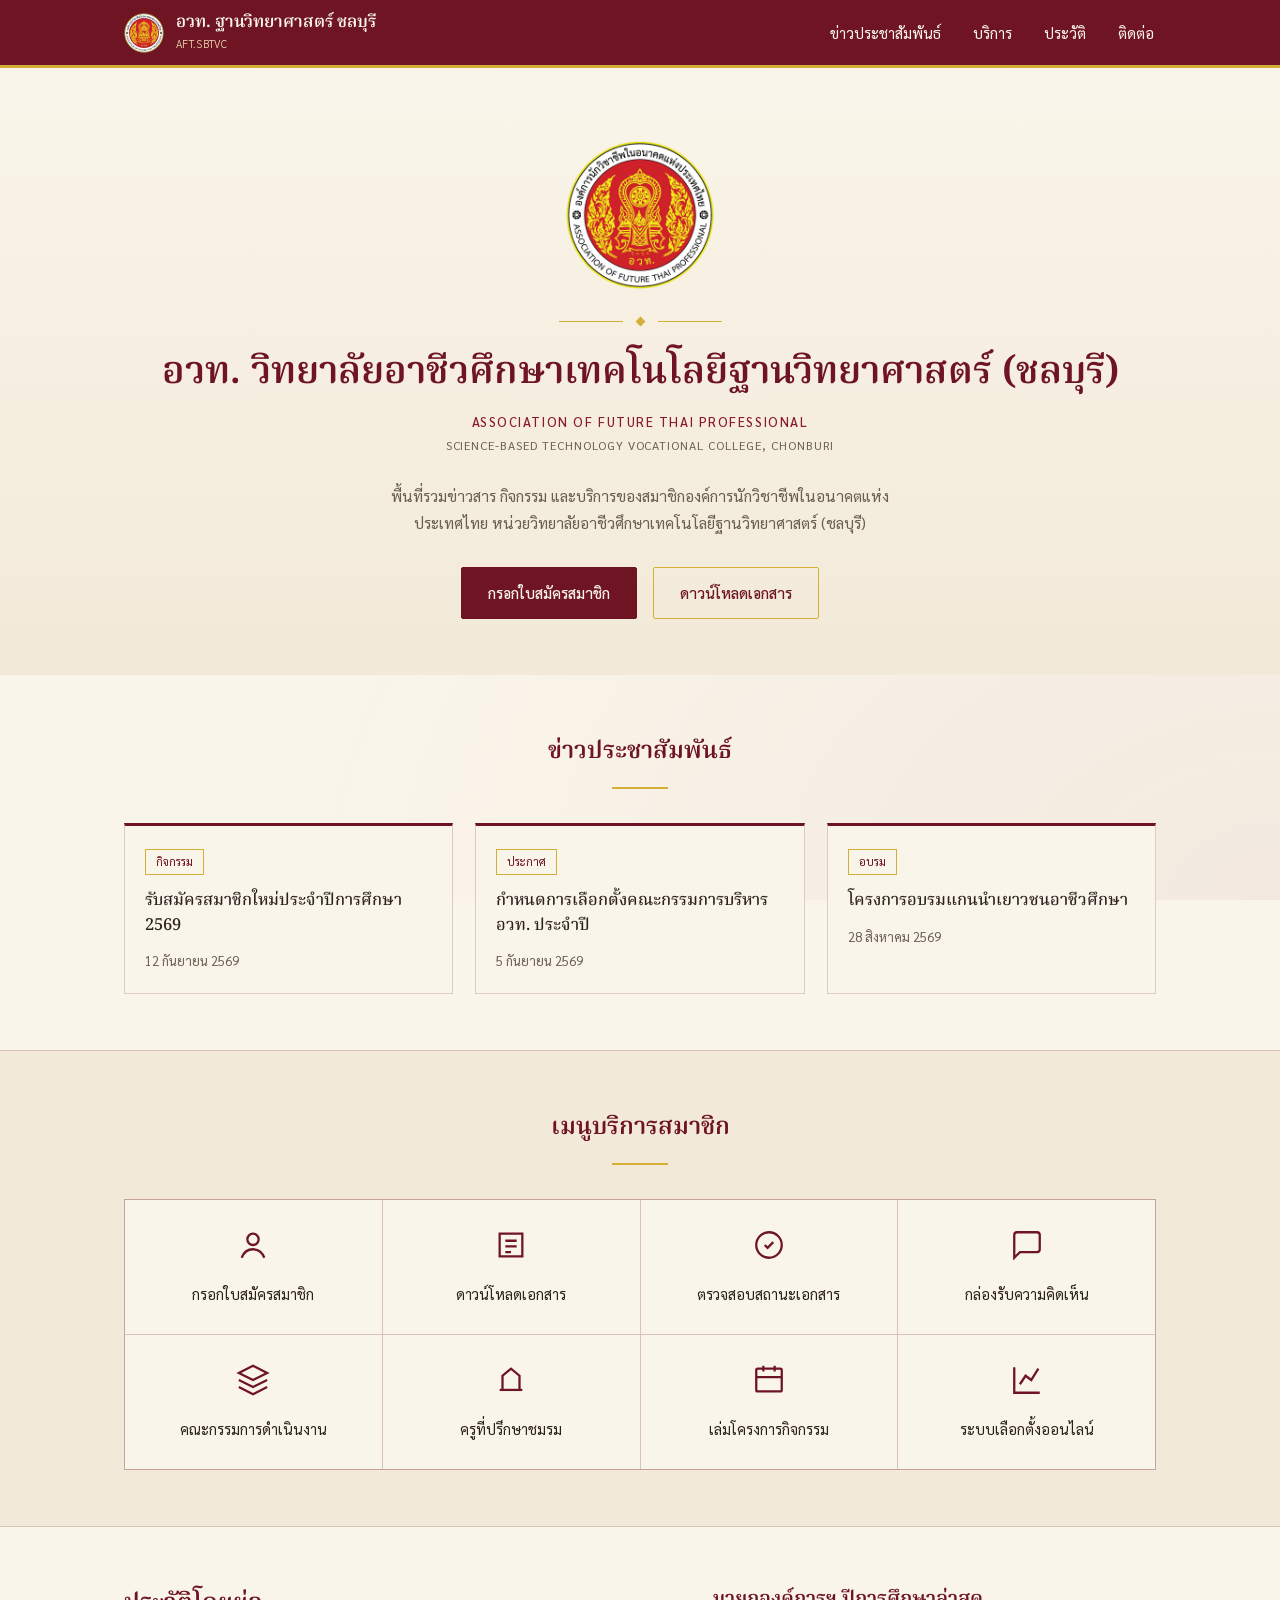
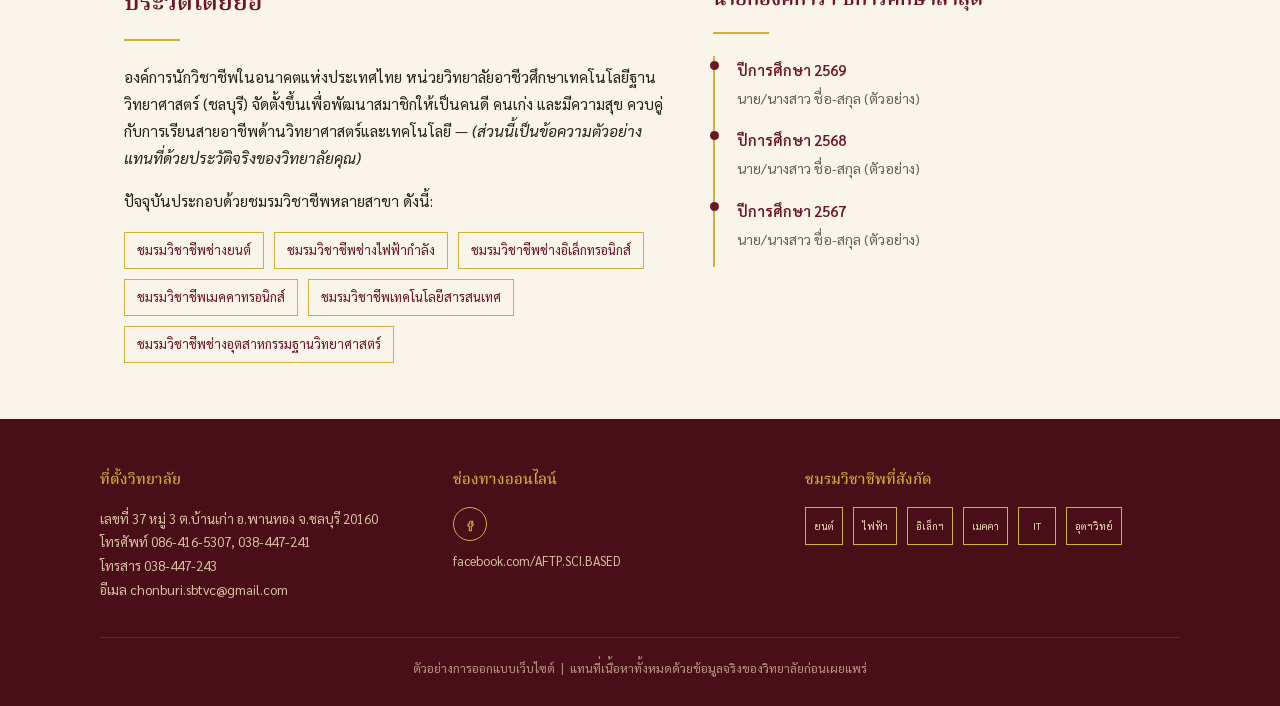
<file: index (2).html>
<!DOCTYPE html>
<html lang="th">
<head>
<meta charset="UTF-8">
<meta name="viewport" content="width=device-width, initial-scale=1.0">
<title>อวท. วิทยาลัยอาชีวศึกษาเทคโนโลยีฐานวิทยาศาสตร์ (ชลบุรี)</title>
<link rel="preconnect" href="https://fonts.googleapis.com">
<link rel="preconnect" href="https://fonts.gstatic.com" crossorigin>
<link href="https://fonts.googleapis.com/css2?family=Noto+Serif+Thai:wght@400;500;600;700&family=Sarabun:wght@300;400;500;600;700&display=swap" rel="stylesheet">
<style>
  :root{
    --maroon-deep:#6E1423;
    --maroon-light:#8A1B2E;
    --maroon-ink:#4A0E18;
    --gold:#C6A15B;
    --gold-bright:#D4AF37;
    --gold-pale:#EFDFB6;
    --ivory:#FAF5EA;
    --ivory-deep:#F2E9D8;
    --ink:#2B211D;
    --ink-soft:#6B5D52;
    --hairline: rgba(110,20,35,0.18);
    --radius-doc: 2px;
  }

  *{box-sizing:border-box;}
  html{scroll-behavior:smooth;}
  body{
    margin:0;
    background:var(--ivory);
    color:var(--ink);
    font-family:'Sarabun', sans-serif;
    font-weight:400;
    line-height:1.75;
  }
  h1,h2,h3,h4{
    font-family:'Noto Serif Thai', serif;
    margin:0;
    color:var(--maroon-deep);
  }
  a{color:inherit; text-decoration:none;}
  img{max-width:100%; display:block;}
  .wrap{max-width:1080px; margin:0 auto; padding:0 24px;}

  /* subtle paper texture via layered radial gradients */
  body::before{
    content:"";
    position:fixed; inset:0;
    background:
      radial-gradient(ellipse at top left, rgba(198,161,91,0.06), transparent 55%),
      radial-gradient(ellipse at bottom right, rgba(110,20,35,0.05), transparent 55%);
    pointer-events:none;
    z-index:0;
  }

  /* ---------- Header ---------- */
  header{
    position:sticky; top:0; z-index:50;
    background:var(--maroon-deep);
    border-bottom:3px solid var(--gold-bright);
  }
  .nav-row{
    display:flex; align-items:center; justify-content:space-between;
    padding:12px 24px;
    max-width:1080px; margin:0 auto;
  }
  .brand{display:flex; align-items:center; gap:12px;}
  .brand svg{width:40px; height:40px; flex-shrink:0;}
  .brand-text{color:var(--ivory);}
  .brand-text .th{font-family:'Noto Serif Thai', serif; font-size:17px; font-weight:600; line-height:1.3;}
  .brand-text .en{font-size:11px; letter-spacing:.03em; color:var(--gold-pale); font-weight:300;}

  nav ul{list-style:none; display:flex; gap:28px; margin:0; padding:0;}
  nav a{
    color:var(--ivory); font-size:15px; font-weight:400;
    padding:6px 2px; position:relative;
  }
  nav a::after{
    content:""; position:absolute; left:0; right:0; bottom:-2px; height:2px;
    background:var(--gold-bright); transform:scaleX(0); transform-origin:left;
    transition:transform .25s ease;
  }
  nav a:hover::after{transform:scaleX(1);}
  .nav-toggle{display:none;}

  /* ---------- Hero ---------- */
  .hero{
    position:relative; z-index:1;
    text-align:center;
    padding:72px 24px 56px;
    background:
      linear-gradient(180deg, var(--ivory) 0%, var(--ivory-deep) 100%);
  }
  .seal{width:150px; height:150px; margin:0 auto 28px;}
  .hero .eyebrow-rule{
    display:flex; align-items:center; justify-content:center; gap:14px;
    margin-bottom:22px; color:var(--gold-bright);
  }
  .eyebrow-rule .line{width:64px; height:1px; background:var(--gold-bright);}
  .eyebrow-rule .diamond{width:7px; height:7px; background:var(--gold-bright); transform:rotate(45deg);}

  .hero h1{font-size:clamp(26px, 4vw, 38px); font-weight:600; line-height:1.4;}
  .hero .org-en{
    margin-top:10px; font-size:13px; letter-spacing:.12em; color:var(--maroon-light);
    font-weight:500;
  }
  .hero .college-en{
    margin-top:2px; font-size:12px; letter-spacing:.08em; color:var(--ink-soft);
  }
  .hero .tagline{
    max-width:520px; margin:26px auto 0; color:var(--ink-soft); font-size:15.5px;
  }
  .hero .cta-row{margin-top:30px; display:flex; gap:16px; justify-content:center; flex-wrap:wrap;}
  .btn{
    display:inline-block; padding:12px 26px; font-size:15px; font-weight:500;
    border-radius:var(--radius-doc); transition:all .2s ease;
  }
  .btn-primary{background:var(--maroon-deep); color:var(--ivory); border:1px solid var(--maroon-deep);}
  .btn-primary:hover{background:var(--maroon-light);}
  .btn-ghost{border:1px solid var(--gold-bright); color:var(--maroon-deep);}
  .btn-ghost:hover{background:var(--gold-pale);}

  /* ---------- Section shell ---------- */
  section{position:relative; z-index:1; padding:56px 24px;}
  .section-head{margin-bottom:34px; text-align:center;}
  .section-head h2{font-size:24px; font-weight:600;}
  .section-head .rule{
    width:56px; height:2px; background:var(--gold-bright); margin:14px auto 0;
  }
  .section-alt{background:var(--ivory-deep); border-top:1px solid var(--hairline); border-bottom:1px solid var(--hairline);}

  /* ---------- News carousel (static preview) ---------- */
  .news-row{
    display:grid; grid-template-columns:repeat(3, 1fr); gap:22px;
  }
  .news-card{
    background:var(--ivory);
    border:1px solid var(--hairline);
    border-top:3px solid var(--maroon-deep);
    padding:20px;
  }
  .news-card .tag{
    display:inline-block; font-size:11.5px; color:var(--maroon-deep);
    border:1px solid var(--gold-bright); padding:2px 10px; margin-bottom:14px;
  }
  .news-card h4{font-size:16.5px; font-weight:500; line-height:1.5; color:var(--ink);}
  .news-card .date{margin-top:12px; font-size:13px; color:var(--ink-soft);}

  /* ---------- Service menu ---------- */
  .menu-grid{
    display:grid; grid-template-columns:repeat(4, 1fr); gap:1px;
    background:var(--hairline);
    border:1px solid var(--hairline);
  }
  .menu-item{
    background:var(--ivory);
    padding:28px 18px;
    text-align:center;
    transition:background .2s ease;
  }
  .menu-item:hover{background:var(--ivory-deep);}
  .menu-item svg{width:34px; height:34px; margin:0 auto 14px; color:var(--maroon-deep);}
  .menu-item span{font-size:14.5px; color:var(--ink); display:block; line-height:1.5;}

  /* ---------- History ---------- */
  .history-grid{
    display:grid; grid-template-columns:1.1fr .9fr; gap:48px; align-items:start;
  }
  .history-grid p{max-width:62ch; color:var(--ink); font-size:15.5px;}
  .clubs{display:flex; flex-wrap:wrap; gap:10px; margin-top:18px;}
  .clubs span{
    font-size:13px; padding:6px 12px; border:1px solid var(--gold-bright);
    color:var(--maroon-deep); background:var(--ivory);
  }
  .timeline{border-left:2px solid var(--gold-bright); padding-left:22px;}
  .timeline .yr{position:relative; padding-bottom:16px;}
  .timeline .yr::before{
    content:""; position:absolute; left:-27px; top:5px; width:9px; height:9px;
    background:var(--maroon-deep); border-radius:50%;
  }
  .timeline .yr b{color:var(--maroon-deep); font-weight:600; font-size:14.5px;}
  .timeline .yr div{font-size:14px; color:var(--ink-soft); margin-top:2px;}

  /* ---------- Footer ---------- */
  footer{
    background:var(--maroon-ink); color:var(--gold-pale);
    padding:48px 24px 26px;
    position:relative; z-index:1;
  }
  .footer-grid{
    display:grid; grid-template-columns:1fr 1fr 1.2fr; gap:40px;
    max-width:1080px; margin:0 auto;
  }
  footer h4{color:var(--gold-bright); font-size:15px; margin-bottom:14px; font-weight:500;}
  footer p{font-size:13.5px; color:var(--gold-pale); opacity:.85; margin:0;}
  .social-icons{display:flex; gap:14px; margin-top:6px;}
  .social-icons a{
    width:34px; height:34px; border:1px solid var(--gold-bright); border-radius:50%;
    display:flex; align-items:center; justify-content:center;
  }
  .social-icons svg{width:16px; height:16px;}
  .club-icons{display:flex; flex-wrap:wrap; gap:10px;}
  .club-icons a{
    min-width:38px; height:38px; border:1px solid var(--gold-bright);
    display:flex; align-items:center; justify-content:center; font-size:10px;
    padding:0 8px; white-space:nowrap;
  }
  .footer-bottom{
    max-width:1080px; margin:36px auto 0; padding-top:20px;
    border-top:1px solid rgba(212,175,55,0.25);
    font-size:12.5px; color:var(--gold-pale); opacity:.65; text-align:center;
  }

  /* ---------- Responsive ---------- */
  @media (max-width:860px){
    nav{display:none;}
    .news-row{grid-template-columns:1fr;}
    .menu-grid{grid-template-columns:repeat(2, 1fr);}
    .history-grid{grid-template-columns:1fr; gap:32px;}
    .footer-grid{grid-template-columns:1fr; gap:28px;}
  }

  :focus-visible{outline:2px solid var(--gold-bright); outline-offset:2px;}
</style>
</head>
<body>

<header>
  <div class="nav-row">
    <div class="brand">
      <img src="assets/aft_seal.png" alt="ตราสัญลักษณ์ อวท." style="width:40px;height:40px;border-radius:50%;flex-shrink:0;">
      <div class="brand-text">
        <div class="th">อวท. ฐานวิทยาศาสตร์ ชลบุรี</div>
        <div class="en">AFT.SBTVC</div>
      </div>
    </div>
    <nav>
      <ul>
        <li><a href="#news">ข่าวประชาสัมพันธ์</a></li>
        <li><a href="#services">บริการ</a></li>
        <li><a href="#history">ประวัติ</a></li>
        <li><a href="#footer">ติดต่อ</a></li>
      </ul>
    </nav>
  </div>
</header>

<section class="hero">
  <div class="wrap">
    <img class="seal" src="assets/aft_seal.png" alt="ตราสัญลักษณ์องค์การนักวิชาชีพในอนาคตแห่งประเทศไทย">

    <div class="eyebrow-rule"><span class="line"></span><span class="diamond"></span><span class="line"></span></div>

    <h1>อวท. วิทยาลัยอาชีวศึกษาเทคโนโลยีฐานวิทยาศาสตร์ (ชลบุรี)</h1>
    <div class="org-en">ASSOCIATION OF FUTURE THAI PROFESSIONAL</div>
    <div class="college-en">SCIENCE-BASED TECHNOLOGY VOCATIONAL COLLEGE, CHONBURI</div>

    <p class="tagline">พื้นที่รวมข่าวสาร กิจกรรม และบริการของสมาชิกองค์การนักวิชาชีพในอนาคตแห่งประเทศไทย หน่วยวิทยาลัยอาชีวศึกษาเทคโนโลยีฐานวิทยาศาสตร์ (ชลบุรี)</p>

    <div class="cta-row">
      <a href="#" class="btn btn-primary">กรอกใบสมัครสมาชิก</a>
      <a href="#" class="btn btn-ghost">ดาวน์โหลดเอกสาร</a>
    </div>
  </div>
</section>

<section id="news">
  <div class="wrap">
    <div class="section-head">
      <h2>ข่าวประชาสัมพันธ์</h2>
      <div class="rule"></div>
    </div>
    <div class="news-row">
      <div class="news-card">
        <span class="tag">กิจกรรม</span>
        <h4>รับสมัครสมาชิกใหม่ประจำปีการศึกษา 2569</h4>
        <div class="date">12 กันยายน 2569</div>
      </div>
      <div class="news-card">
        <span class="tag">ประกาศ</span>
        <h4>กำหนดการเลือกตั้งคณะกรรมการบริหาร อวท. ประจำปี</h4>
        <div class="date">5 กันยายน 2569</div>
      </div>
      <div class="news-card">
        <span class="tag">อบรม</span>
        <h4>โครงการอบรมแกนนำเยาวชนอาชีวศึกษา</h4>
        <div class="date">28 สิงหาคม 2569</div>
      </div>
    </div>
  </div>
</section>

<section id="services" class="section-alt">
  <div class="wrap">
    <div class="section-head">
      <h2>เมนูบริการสมาชิก</h2>
      <div class="rule"></div>
    </div>
    <div class="menu-grid">
      <a class="menu-item" href="#">
        <svg viewBox="0 0 24 24" fill="none" stroke="currentColor" stroke-width="1.6"><path d="M12 12a4 4 0 1 0 0-8 4 4 0 0 0 0 8Z"/><path d="M4 21c1.5-4 4.5-6 8-6s6.5 2 8 6"/></svg>
        <span>กรอกใบสมัครสมาชิก</span>
      </a>
      <a class="menu-item" href="#">
        <svg viewBox="0 0 24 24" fill="none" stroke="currentColor" stroke-width="1.6"><path d="M4 4h16v16H4z"/><path d="M8 9h8M8 13h8M8 17h4"/></svg>
        <span>ดาวน์โหลดเอกสาร</span>
      </a>
      <a class="menu-item" href="#">
        <svg viewBox="0 0 24 24" fill="none" stroke="currentColor" stroke-width="1.6"><path d="M9 12l2 2 4-4"/><circle cx="12" cy="12" r="9"/></svg>
        <span>ตรวจสอบสถานะเอกสาร</span>
      </a>
      <a class="menu-item" href="#">
        <svg viewBox="0 0 24 24" fill="none" stroke="currentColor" stroke-width="1.6"><path d="M21 15a2 2 0 0 1-2 2H7l-4 4V5a2 2 0 0 1 2-2h14a2 2 0 0 1 2 2Z"/></svg>
        <span>กล่องรับความคิดเห็น</span>
      </a>
      <a class="menu-item" href="#">
        <svg viewBox="0 0 24 24" fill="none" stroke="currentColor" stroke-width="1.6"><path d="M12 2 2 7l10 5 10-5-10-5Z"/><path d="M2 17l10 5 10-5M2 12l10 5 10-5"/></svg>
        <span>คณะกรรมการดำเนินงาน</span>
      </a>
      <a class="menu-item" href="#">
        <svg viewBox="0 0 24 24" fill="none" stroke="currentColor" stroke-width="1.6"><path d="M4 19h16"/><path d="M6 19V9l6-5 6 5v10"/></svg>
        <span>ครูที่ปรึกษาชมรม</span>
      </a>
      <a class="menu-item" href="#">
        <svg viewBox="0 0 24 24" fill="none" stroke="currentColor" stroke-width="1.6"><rect x="3" y="4" width="18" height="16" rx="1"/><path d="M8 2v4M16 2v4M3 10h18"/></svg>
        <span>เล่มโครงการกิจกรรม</span>
      </a>
      <a class="menu-item" href="#">
        <svg viewBox="0 0 24 24" fill="none" stroke="currentColor" stroke-width="1.6"><path d="M3 3v18h18"/><path d="M7 15l4-6 4 3 5-8"/></svg>
        <span>ระบบเลือกตั้งออนไลน์</span>
      </a>
    </div>
  </div>
</section>

<section id="history">
  <div class="wrap history-grid">
    <div>
      <div class="section-head" style="text-align:left; margin-bottom:22px;">
        <h2>ประวัติโดยย่อ</h2>
        <div class="rule" style="margin-left:0;"></div>
      </div>
      <p>องค์การนักวิชาชีพในอนาคตแห่งประเทศไทย หน่วยวิทยาลัยอาชีวศึกษาเทคโนโลยีฐานวิทยาศาสตร์ (ชลบุรี) จัดตั้งขึ้นเพื่อพัฒนาสมาชิกให้เป็นคนดี คนเก่ง และมีความสุข ควบคู่กับการเรียนสายอาชีพด้านวิทยาศาสตร์และเทคโนโลยี &mdash; <em>(ส่วนนี้เป็นข้อความตัวอย่าง แทนที่ด้วยประวัติจริงของวิทยาลัยคุณ)</em></p>
      <p style="margin-top:16px;">ปัจจุบันประกอบด้วยชมรมวิชาชีพหลายสาขา ดังนี้:</p>
      <div class="clubs">
        <span>ชมรมวิชาชีพช่างยนต์</span>
        <span>ชมรมวิชาชีพช่างไฟฟ้ากำลัง</span>
        <span>ชมรมวิชาชีพช่างอิเล็กทรอนิกส์</span>
        <span>ชมรมวิชาชีพเมคคาทรอนิกส์</span>
        <span>ชมรมวิชาชีพเทคโนโลยีสารสนเทศ</span>
        <span>ชมรมวิชาชีพช่างอุตสาหกรรมฐานวิทยาศาสตร์</span>
      </div>
    </div>
    <div>
      <div class="section-head" style="text-align:left; margin-bottom:22px;">
        <h2 style="font-size:20px;">นายกองค์การฯ ปีการศึกษาล่าสุด</h2>
        <div class="rule" style="margin-left:0;"></div>
      </div>
      <div class="timeline">
        <div class="yr"><b>ปีการศึกษา 2569</b><div>นาย/นางสาว ชื่อ-สกุล (ตัวอย่าง)</div></div>
        <div class="yr"><b>ปีการศึกษา 2568</b><div>นาย/นางสาว ชื่อ-สกุล (ตัวอย่าง)</div></div>
        <div class="yr"><b>ปีการศึกษา 2567</b><div>นาย/นางสาว ชื่อ-สกุล (ตัวอย่าง)</div></div>
      </div>
    </div>
  </div>
</section>

<footer id="footer">
  <div class="footer-grid">
    <div>
      <h4>ที่ตั้งวิทยาลัย</h4>
      <p>เลขที่ 37 หมู่ 3 ต.บ้านเก่า อ.พานทอง จ.ชลบุรี 20160<br>
      โทรศัพท์ 086-416-5307, 038-447-241<br>
      โทรสาร 038-447-243<br>
      อีเมล chonburi.sbtvc@gmail.com</p>
    </div>
    <div>
      <h4>ช่องทางออนไลน์</h4>
      <div class="social-icons">
        <a href="https://www.facebook.com/AFTP.SCI.BASED?locale=th_TH" aria-label="Facebook" target="_blank" rel="noopener"><svg viewBox="0 0 24 24" fill="none" stroke="#D4AF37" stroke-width="1.6"><path d="M15 8h-2a2 2 0 0 0-2 2v2H9v3h2v7h3v-7h2l1-3h-3v-1.5a.5.5 0 0 1 .5-.5H16V8Z"/></svg></a>
      </div>
      <p style="margin-top:10px; font-size:12.5px;">facebook.com/AFTP.SCI.BASED</p>
    </div>
    <div>
      <h4>ชมรมวิชาชีพที่สังกัด</h4>
      <div class="club-icons">
        <a href="#" title="ชมรมวิชาชีพช่างยนต์">ยนต์</a>
        <a href="#" title="ชมรมวิชาชีพช่างไฟฟ้ากำลัง">ไฟฟ้า</a>
        <a href="#" title="ชมรมวิชาชีพช่างอิเล็กทรอนิกส์">อิเล็กฯ</a>
        <a href="#" title="ชมรมวิชาชีพเมคคาทรอนิกส์">เมคคา</a>
        <a href="#" title="ชมรมวิชาชีพเทคโนโลยีสารสนเทศ">IT</a>
        <a href="#" title="ชมรมวิชาชีพช่างอุตสาหกรรมฐานวิทยาศาสตร์">อุตฯวิทย์</a>
      </div>
    </div>
  </div>
  <div class="footer-bottom">
    ตัวอย่างการออกแบบเว็บไซต์ &nbsp;|&nbsp; แทนที่เนื้อหาทั้งหมดด้วยข้อมูลจริงของวิทยาลัยก่อนเผยแพร่
  </div>
</footer>

</body>
</html>
</file>
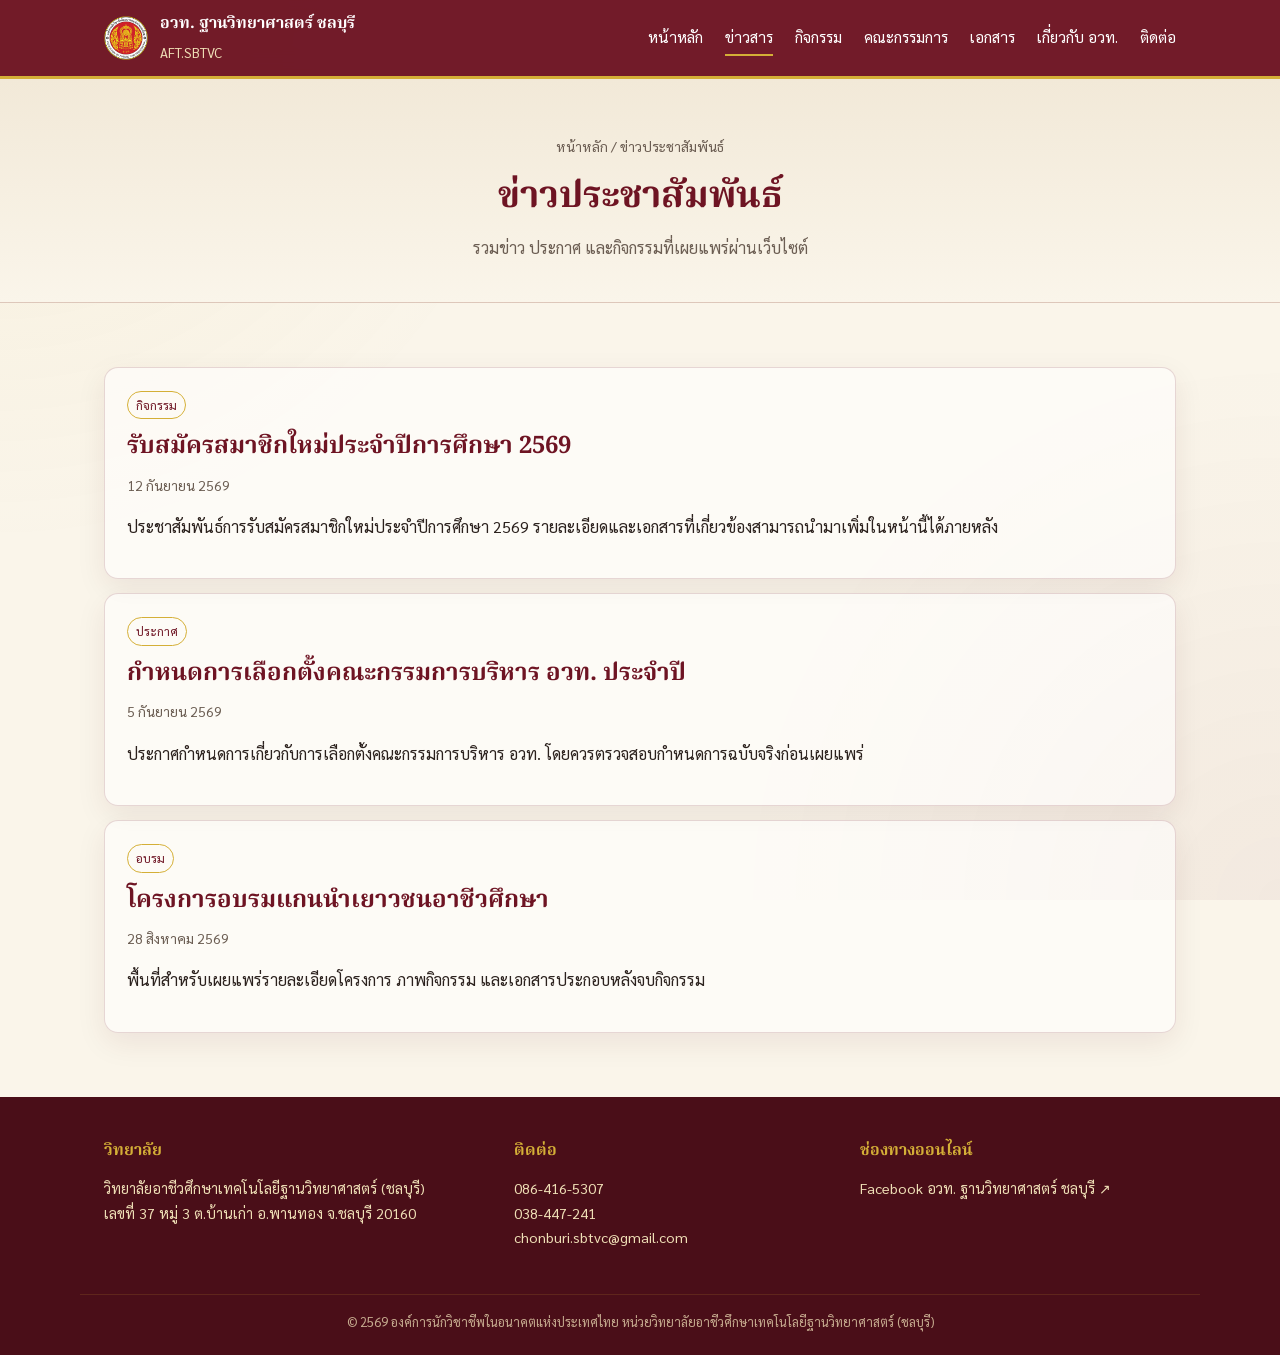
<file: news.html>
<!DOCTYPE html>
<html lang="th">
<head>
<meta charset="UTF-8">
<meta name="viewport" content="width=device-width, initial-scale=1.0">
<title>ข่าวประชาสัมพันธ์ | อวท. ฐานวิทยาศาสตร์ ชลบุรี</title>
<meta name="description" content="ข่าวและประกาศของ อวท. ฐานวิทยาศาสตร์ ชลบุรี">
<meta name="theme-color" content="#6e1423">
<meta property="og:title" content="ข่าวประชาสัมพันธ์ | อวท. ฐานวิทยาศาสตร์ ชลบุรี">
<meta property="og:description" content="ข่าวและประกาศของ อวท. ฐานวิทยาศาสตร์ ชลบุรี">
<meta property="og:type" content="website">
<link rel="icon" href="assets/aft_seal.png">
<link rel="preconnect" href="https://fonts.googleapis.com">
<link rel="preconnect" href="https://fonts.gstatic.com" crossorigin>
<link href="https://fonts.googleapis.com/css2?family=Noto+Serif+Thai:wght@400;500;600;700&family=Sarabun:wght@300;400;500;600;700&display=swap" rel="stylesheet">
<link rel="stylesheet" href="css/style.css">
<script src="js/main.js" defer></script>
</head>
<body>
<a class="skip-link" href="#main">ข้ามไปยังเนื้อหา</a>
<header class="site-header">
  <div class="nav-row">
    <a class="brand" href="index.html" aria-label="กลับหน้าหลัก">
      <img src="assets/aft_seal.png" alt="ตราสัญลักษณ์ อวท.">
      <span><strong>อวท. ฐานวิทยาศาสตร์ ชลบุรี</strong><small>AFT.SBTVC</small></span>
    </a>
    <button class="nav-toggle" type="button" aria-label="เปิดเมนู" aria-expanded="false">☰</button>
    <nav class="nav" aria-label="เมนูหลัก"><a href="index.html" class="">หน้าหลัก</a><a href="news.html" class="active">ข่าวสาร</a><a href="activities.html" class="">กิจกรรม</a><a href="committee.html" class="">คณะกรรมการ</a><a href="documents.html" class="">เอกสาร</a><a href="about.html" class="">เกี่ยวกับ อวท.</a><a href="contact.html" class="">ติดต่อ</a></nav>
  </div>
</header>
<main id="main"><section class="page-hero"><div class="wrap"><div class="breadcrumbs"><a href="index.html">หน้าหลัก</a> / ข่าวประชาสัมพันธ์</div><h1>ข่าวประชาสัมพันธ์</h1><p>รวมข่าว ประกาศ และกิจกรรมที่เผยแพร่ผ่านเว็บไซต์</p></div></section>
<section class="section"><div class="wrap"><div class="list">
<article class="card"><span class="tag">กิจกรรม</span><h2>รับสมัครสมาชิกใหม่ประจำปีการศึกษา 2569</h2><div class="meta">12 กันยายน 2569</div><p>ประชาสัมพันธ์การรับสมัครสมาชิกใหม่ประจำปีการศึกษา 2569 รายละเอียดและเอกสารที่เกี่ยวข้องสามารถนำมาเพิ่มในหน้านี้ได้ภายหลัง</p></article>
<article class="card"><span class="tag">ประกาศ</span><h2>กำหนดการเลือกตั้งคณะกรรมการบริหาร อวท. ประจำปี</h2><div class="meta">5 กันยายน 2569</div><p>ประกาศกำหนดการเกี่ยวกับการเลือกตั้งคณะกรรมการบริหาร อวท. โดยควรตรวจสอบกำหนดการฉบับจริงก่อนเผยแพร่</p></article>
<article class="card"><span class="tag">อบรม</span><h2>โครงการอบรมแกนนำเยาวชนอาชีวศึกษา</h2><div class="meta">28 สิงหาคม 2569</div><p>พื้นที่สำหรับเผยแพร่รายละเอียดโครงการ ภาพกิจกรรม และเอกสารประกอบหลังจบกิจกรรม</p></article>
</div></div></section>
</main>
<footer class="site-footer">
  <div class="wrap footer-grid">
    <section><h4>วิทยาลัย</h4><p>วิทยาลัยอาชีวศึกษาเทคโนโลยีฐานวิทยาศาสตร์ (ชลบุรี)<br>เลขที่ 37 หมู่ 3 ต.บ้านเก่า อ.พานทอง จ.ชลบุรี 20160</p></section>
    <section><h4>ติดต่อ</h4><p><a href="tel:0864165307">086-416-5307</a><br><a href="tel:038447241">038-447-241</a><br><a href="mailto:chonburi.sbtvc@gmail.com">chonburi.sbtvc@gmail.com</a></p></section>
    <section><h4>ช่องทางออนไลน์</h4><p><a href="https://www.facebook.com/AFTP.SCI.BASED?locale=th_TH" target="_blank" rel="noopener">Facebook อวท. ฐานวิทยาศาสตร์ ชลบุรี ↗</a></p></section>
  </div>
  <div class="wrap footer-bottom">© <span data-year></span> องค์การนักวิชาชีพในอนาคตแห่งประเทศไทย หน่วยวิทยาลัยอาชีวศึกษาเทคโนโลยีฐานวิทยาศาสตร์ (ชลบุรี)</div>
</footer>
</body></html>
</file>
<file: css/style.css>
:root{
  --maroon:#6e1423;--maroon-2:#8a1b2e;--maroon-dark:#4a0e18;--gold:#d4af37;--gold-soft:#efdfb6;
  --ivory:#faf5ea;--ivory-2:#f2e9d8;--ink:#2b211d;--muted:#6b5d52;--line:rgba(110,20,35,.16);
  --shadow:0 10px 30px rgba(74,14,24,.08);--radius:14px;--max:1120px;
}
*{box-sizing:border-box}
html{scroll-behavior:smooth}
body{margin:0;background:var(--ivory);color:var(--ink);font-family:"Sarabun",sans-serif;line-height:1.7}
body::before{content:"";position:fixed;inset:0;pointer-events:none;z-index:-1;background:radial-gradient(circle at top left,rgba(212,175,55,.07),transparent 35%),radial-gradient(circle at bottom right,rgba(110,20,35,.05),transparent 35%)}
h1,h2,h3,h4{font-family:"Noto Serif Thai",serif;color:var(--maroon);line-height:1.35;margin:0}
a{color:inherit;text-decoration:none}img{max-width:100%;display:block}.wrap{max-width:var(--max);margin:auto;padding:0 24px}.muted{color:var(--muted)}
.kicker{font-size:.8rem;letter-spacing:.14em;color:var(--maroon-2);font-weight:700;text-transform:uppercase}
.site-header{position:sticky;top:0;z-index:100;background:rgba(110,20,35,.97);border-bottom:3px solid var(--gold);backdrop-filter:blur(12px)}
.nav-row{max-width:var(--max);margin:auto;padding:11px 24px;display:flex;align-items:center;justify-content:space-between;gap:24px}.brand{display:flex;align-items:center;gap:12px;color:#fff}.brand img{width:44px;height:44px;object-fit:contain}.brand strong{display:block;font-family:"Noto Serif Thai",serif}.brand small{color:var(--gold-soft)}
.nav{display:flex;align-items:center;gap:22px}.nav a{color:#fff;font-size:.95rem;position:relative}.nav a::after{content:"";position:absolute;left:0;right:0;bottom:-5px;height:2px;background:var(--gold);transform:scaleX(0);transition:.2s}.nav a:hover::after,.nav a.active::after{transform:scaleX(1)}
.nav-toggle{display:none;border:1px solid rgba(255,255,255,.35);background:transparent;color:#fff;border-radius:8px;padding:8px 10px;font-size:1.2rem;cursor:pointer}
.hero{padding:76px 0 62px;background:linear-gradient(180deg,var(--ivory),var(--ivory-2));text-align:center}.hero-logo{width:138px;margin:0 auto 24px}.hero h1{font-size:clamp(1.8rem,4vw,2.7rem)}.hero p{max-width:760px;margin:18px auto 0;color:var(--muted)}
.cta{margin-top:28px;display:flex;justify-content:center;gap:12px;flex-wrap:wrap}.btn{display:inline-flex;align-items:center;justify-content:center;gap:8px;padding:11px 20px;border-radius:10px;font-weight:600;border:1px solid transparent;transition:.2s}.btn-primary{background:var(--maroon);color:#fff}.btn-primary:hover{background:var(--maroon-2);transform:translateY(-1px)}.btn-outline{border-color:var(--gold);color:var(--maroon);background:transparent}.btn-outline:hover{background:var(--gold-soft)}.btn-disabled{opacity:.55;cursor:not-allowed}
.section{padding:64px 0}.section.alt{background:var(--ivory-2);border-block:1px solid var(--line)}.section-head{text-align:center;margin-bottom:32px}.section-head h2{font-size:1.7rem}.rule{width:58px;height:2px;background:var(--gold);margin:12px auto 0}
.grid-3{display:grid;grid-template-columns:repeat(3,1fr);gap:20px}.grid-4{display:grid;grid-template-columns:repeat(4,1fr);gap:16px}.card{background:rgba(255,255,255,.58);border:1px solid var(--line);border-radius:var(--radius);padding:22px;box-shadow:var(--shadow)}.card h3,.card h4{color:var(--ink)}.card .meta{font-size:.86rem;color:var(--muted);margin-top:10px}.tag{display:inline-block;border:1px solid var(--gold);color:var(--maroon);font-size:.76rem;padding:3px 8px;border-radius:999px;margin-bottom:12px}
.service{display:flex;flex-direction:column;gap:8px;min-height:145px;justify-content:center;text-align:center;background:#fff;border:1px solid var(--line);border-radius:12px;padding:18px;transition:.2s}.service:hover{transform:translateY(-3px);box-shadow:var(--shadow);border-color:rgba(212,175,55,.6)}.service .icon{font-size:1.7rem}.service small{color:var(--muted)}
.split{display:grid;grid-template-columns:1.1fr .9fr;gap:36px}.timeline{border-left:2px solid var(--gold);padding-left:22px}.timeline-item{position:relative;margin-bottom:20px}.timeline-item::before{content:"";position:absolute;left:-28px;top:8px;width:10px;height:10px;border-radius:50%;background:var(--maroon)}
.page-hero{padding:56px 0 40px;background:linear-gradient(180deg,var(--ivory-2),var(--ivory));text-align:center;border-bottom:1px solid var(--line)}.page-hero h1{font-size:clamp(1.7rem,4vw,2.3rem)}.page-hero p{max-width:720px;margin:12px auto 0;color:var(--muted)}
.breadcrumbs{font-size:.86rem;color:var(--muted);margin-bottom:14px}.list{display:grid;gap:14px}.list-item{display:flex;justify-content:space-between;gap:18px;padding:18px 0;border-bottom:1px solid var(--line)}.list-item:last-child{border-bottom:0}
.profile-grid{display:grid;grid-template-columns:repeat(3,1fr);gap:18px}.profile{background:#fff;border:1px solid var(--line);border-radius:14px;padding:22px;text-align:center}.avatar{width:92px;height:92px;border-radius:50%;display:grid;place-items:center;margin:0 auto 14px;background:var(--ivory-2);color:var(--maroon);font-size:2rem;border:1px solid var(--line)}
.doc-table{width:100%;border-collapse:collapse;background:#fff;border:1px solid var(--line);border-radius:12px;overflow:hidden}.doc-table th,.doc-table td{padding:14px 16px;text-align:left;border-bottom:1px solid var(--line)}.doc-table th{background:var(--ivory-2);color:var(--maroon)}.notice{padding:15px 18px;border-left:4px solid var(--gold);background:#fff;border-radius:8px;color:var(--muted)}
.contact-grid{display:grid;grid-template-columns:1fr 1fr;gap:24px}.contact-box{background:#fff;border:1px solid var(--line);border-radius:14px;padding:24px}.action-list{display:grid;gap:10px;margin-top:16px}.action-list a{padding:11px 13px;border:1px solid var(--line);border-radius:9px;background:var(--ivory)}
.gallery{display:grid;grid-template-columns:repeat(3,1fr);gap:18px}.gallery-card{background:#fff;border:1px solid var(--line);border-radius:14px;overflow:hidden}.gallery-cover{aspect-ratio:16/9;background:linear-gradient(135deg,var(--maroon),var(--gold));display:grid;place-items:center;color:#fff;font-size:2rem}.gallery-card .body{padding:18px}
.site-footer{background:var(--maroon-dark);color:var(--gold-soft);padding:44px 0 22px}.footer-grid{display:grid;grid-template-columns:1.2fr 1fr 1fr;gap:30px}.site-footer h4{color:var(--gold);margin-bottom:10px}.site-footer p,.site-footer a{font-size:.9rem;color:var(--gold-soft)}.footer-bottom{border-top:1px solid rgba(212,175,55,.2);margin-top:30px;padding-top:16px;text-align:center;font-size:.8rem;opacity:.75}
.skip-link{position:absolute;left:-999px;top:auto}.skip-link:focus{left:12px;top:12px;background:#fff;color:#000;padding:8px 12px;z-index:999}
:focus-visible{outline:3px solid var(--gold);outline-offset:3px}
@media(max-width:900px){.nav-toggle{display:block}.nav{display:none;position:absolute;left:16px;right:16px;top:72px;background:var(--maroon-dark);padding:14px;border-radius:12px;flex-direction:column;align-items:stretch;box-shadow:var(--shadow)}.nav.open{display:flex}.grid-4{grid-template-columns:repeat(2,1fr)}.grid-3,.profile-grid,.gallery{grid-template-columns:1fr 1fr}.split,.contact-grid,.footer-grid{grid-template-columns:1fr}}
@media(max-width:620px){.wrap{padding:0 18px}.hero{padding:58px 0 46px}.grid-3,.grid-4,.profile-grid,.gallery{grid-template-columns:1fr}.list-item{flex-direction:column}.doc-table{display:block;overflow-x:auto}.brand strong{font-size:.92rem}.brand small{font-size:.7rem}.section{padding:48px 0}}
</file>
